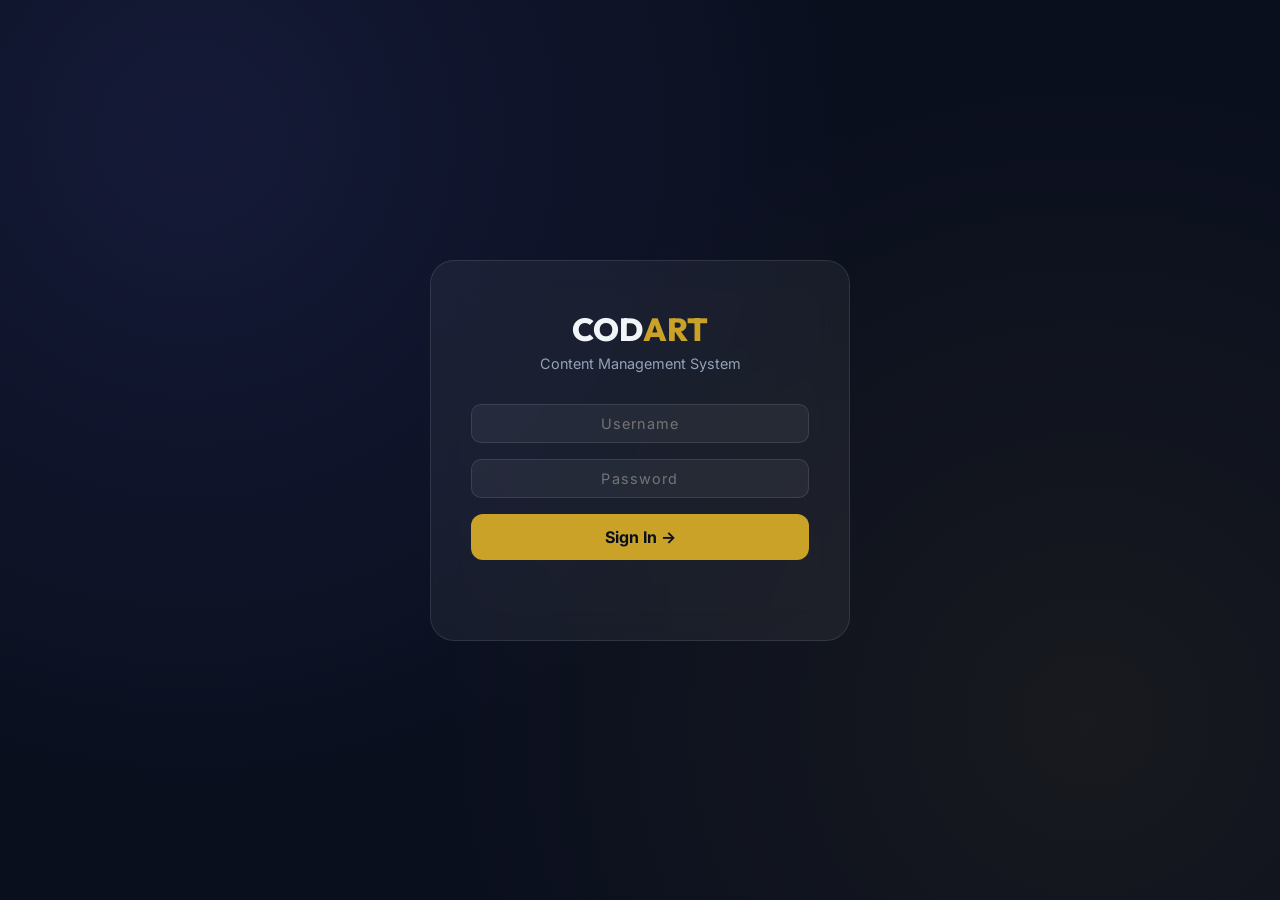
<file: admin.html>
<!DOCTYPE html>
<html lang="en">

<head>
  <meta charset="UTF-8" />
  <meta name="viewport" content="width=device-width,initial-scale=1.0" />
  <title>CODART CMS Admin</title>
  <link rel="preconnect" href="https://fonts.googleapis.com">
  <link
    href="https://fonts.googleapis.com/css2?family=Inter:wght@400;500;600;700&family=Outfit:wght@400;600;800&display=swap"
    rel="stylesheet">
  <style>
    :root {
      --bg: #0a0f1e;
      --card: rgba(255, 255, 255, 0.05);
      --border: rgba(255, 255, 255, 0.1);
      --accent: #6366f1;
      --gold: #c9a227;
      --text: #f1f5f9;
      --muted: #94a3b8;
      --danger: #ef4444;
      --success: #22c55e;
      --font-h: Outfit, sans-serif;
      --font-b: Inter, sans-serif
    }

    *,
    *::before,
    *::after {
      margin: 0;
      padding: 0;
      box-sizing: border-box
    }

    body {
      background: var(--bg);
      color: var(--text);
      font-family: var(--font-b);
      min-height: 100vh;
      background-image: radial-gradient(circle at 15% 15%, rgba(99, 102, 241, .12) 0%, transparent 50%), radial-gradient(circle at 85% 80%, rgba(201, 162, 39, .07) 0%, transparent 50%)
    }

    h1,
    h2,
    h3,
    h4 {
      font-family: var(--font-h)
    }

    input,
    textarea,
    select {
      background: rgba(255, 255, 255, .05);
      border: 1px solid var(--border);
      color: var(--text);
      border-radius: 10px;
      padding: 10px 14px;
      font-family: var(--font-b);
      font-size: .9rem;
      width: 100%;
      outline: none;
      transition: border-color .2s
    }

    input:focus,
    textarea:focus,
    select:focus {
      border-color: var(--accent)
    }

    select option {
      background: #1e293b
    }

    textarea {
      resize: vertical;
      min-height: 140px
    }

    label {
      display: block;
      font-size: .82rem;
      font-weight: 600;
      color: var(--muted);
      margin-bottom: 6px;
      letter-spacing: .04em
    }

    button {
      cursor: pointer;
      font-family: var(--font-b)
    }

    /* LOGIN */
    #loginScreen {
      display: flex;
      align-items: center;
      justify-content: center;
      min-height: 100vh;
      padding: 20px
    }

    .login-box {
      background: var(--card);
      border: 1px solid var(--border);
      border-radius: 24px;
      padding: 48px 40px;
      width: 100%;
      max-width: 420px;
      backdrop-filter: blur(16px);
      text-align: center
    }

    .login-logo {
      font-family: var(--font-h);
      font-size: 2rem;
      font-weight: 800;
      margin-bottom: 6px
    }

    .login-logo span {
      color: var(--gold)
    }

    .login-sub {
      color: var(--muted);
      font-size: .9rem;
      margin-bottom: 32px
    }

    .login-box input {
      margin-bottom: 16px;
      text-align: center;
      letter-spacing: .08em
    }

    .btn-login {
      width: 100%;
      padding: 13px;
      background: var(--gold);
      color: #0a0f1e;
      border: none;
      border-radius: 12px;
      font-weight: 700;
      font-size: 1rem;
      transition: filter .2s
    }

    .btn-login:hover {
      filter: brightness(1.1)
    }

    .login-err {
      color: var(--danger);
      font-size: .85rem;
      margin-top: 12px;
      min-height: 20px
    }

    /* ADMIN LAYOUT */
    #adminScreen {
      display: none;
      min-height: 100vh;
      flex-direction: column
    }

    .admin-bar {
      background: rgba(10, 15, 30, .9);
      backdrop-filter: blur(20px);
      border-bottom: 1px solid var(--border);
      padding: 0 32px;
      height: 64px;
      display: flex;
      align-items: center;
      justify-content: space-between;
      position: sticky;
      top: 0;
      z-index: 100
    }

    .admin-brand {
      font-family: var(--font-h);
      font-size: 1.1rem;
      font-weight: 800
    }

    .admin-brand span {
      color: var(--gold)
    }

    .admin-actions {
      display: flex;
      gap: 10px;
      align-items: center
    }

    .btn-sm {
      padding: 7px 16px;
      border-radius: 8px;
      font-size: .82rem;
      font-weight: 600;
      border: none;
      transition: all .2s
    }

    .btn-outline {
      background: transparent;
      border: 1px solid var(--border);
      color: var(--muted)
    }

    .btn-outline:hover {
      border-color: var(--accent);
      color: var(--text)
    }

    .btn-gold {
      background: var(--gold);
      color: #0a0f1e
    }

    .btn-gold:hover {
      filter: brightness(1.1)
    }

    .btn-danger {
      background: rgba(239, 68, 68, .15);
      color: var(--danger);
      border: 1px solid rgba(239, 68, 68, .3)
    }

    .btn-danger:hover {
      background: rgba(239, 68, 68, .25)
    }

    .btn-primary {
      background: var(--accent);
      color: #fff
    }

    .btn-primary:hover {
      filter: brightness(1.15)
    }

    .admin-tabs {
      display: flex;
      gap: 2px;
      padding: 24px 32px 0;
      border-bottom: 1px solid var(--border)
    }

    .tab-btn {
      padding: 10px 22px;
      background: transparent;
      border: none;
      color: var(--muted);
      font-size: .9rem;
      font-weight: 600;
      border-radius: 10px 10px 0 0;
      border: 1px solid transparent;
      border-bottom: none;
      cursor: pointer;
      transition: all .2s
    }

    .tab-btn.active {
      background: var(--card);
      color: var(--text);
      border-color: var(--border);
      border-bottom-color: var(--bg)
    }

    .admin-content {
      padding: 32px;
      flex: 1;
      max-width: 1100px;
      margin: 0 auto;
      width: 100%
    }

    .tab-panel {
      display: none
    }

    .tab-panel.active {
      display: block
    }

    .section-title {
      font-size: 1.3rem;
      font-weight: 700;
      margin-bottom: 24px;
      display: flex;
      align-items: center;
      justify-content: space-between;
      flex-wrap: wrap;
      gap: 12px
    }

    /* CARDS LIST */
    .item-list {
      display: flex;
      flex-direction: column;
      gap: 12px
    }

    .item-card {
      background: var(--card);
      border: 1px solid var(--border);
      border-radius: 14px;
      padding: 18px 20px;
      display: flex;
      align-items: flex-start;
      justify-content: space-between;
      gap: 16px;
      transition: border-color .2s
    }

    .item-card:hover {
      border-color: rgba(99, 102, 241, .3)
    }

    .item-info {
      flex: 1
    }

    .item-title {
      font-weight: 600;
      margin-bottom: 4px;
      font-size: .95rem
    }

    .item-meta {
      font-size: .8rem;
      color: var(--muted)
    }

    .item-actions {
      display: flex;
      gap: 8px;
      flex-shrink: 0
    }

    .status-badge {
      display: inline-block;
      font-size: .7rem;
      font-weight: 700;
      letter-spacing: .1em;
      text-transform: uppercase;
      padding: 2px 9px;
      border-radius: 50px
    }

    .status-live {
      background: rgba(34, 197, 94, .1);
      color: var(--success)
    }

    .status-draft {
      background: rgba(148, 163, 184, .1);
      color: var(--muted)
    }

    .status-coming {
      background: rgba(99, 102, 241, .1);
      color: #818cf8
    }

    /* MODAL */
    .modal-overlay {
      display: none;
      position: fixed;
      inset: 0;
      background: rgba(0, 0, 0, .7);
      backdrop-filter: blur(6px);
      z-index: 200;
      align-items: center;
      justify-content: center;
      padding: 20px
    }

    .modal-overlay.open {
      display: flex
    }

    .modal-box {
      background: #111827;
      border: 1px solid var(--border);
      border-radius: 20px;
      padding: 32px;
      width: 100%;
      max-width: 640px;
      max-height: 90vh;
      overflow-y: auto
    }

    .modal-header {
      display: flex;
      align-items: center;
      justify-content: space-between;
      margin-bottom: 24px
    }

    .modal-title {
      font-size: 1.15rem;
      font-weight: 700
    }

    .modal-close {
      background: none;
      border: none;
      color: var(--muted);
      font-size: 1.4rem;
      cursor: pointer;
      line-height: 1;
      transition: color .2s
    }

    .modal-close:hover {
      color: var(--text)
    }

    .form-grid {
      display: grid;
      gap: 16px
    }

    .form-row {
      display: grid;
      grid-template-columns: 1fr 1fr;
      gap: 16px
    }

    @media(max-width:600px) {
      .form-row {
        grid-template-columns: 1fr
      }
    }

    .form-group {
      display: flex;
      flex-direction: column;
      gap: 6px
    }

    .modal-footer {
      display: flex;
      justify-content: flex-end;
      gap: 10px;
      margin-top: 24px;
      padding-top: 20px;
      border-top: 1px solid var(--border)
    }

    /* TOAST */
    .toast {
      position: fixed;
      bottom: 24px;
      right: 24px;
      background: #1e293b;
      border: 1px solid var(--border);
      color: var(--text);
      padding: 12px 20px;
      border-radius: 12px;
      font-size: .9rem;
      font-weight: 500;
      z-index: 300;
      transform: translateY(20px);
      opacity: 0;
      transition: all .3s;
      max-width: 320px
    }

    .toast.show {
      transform: translateY(0);
      opacity: 1
    }

    .toast.success {
      border-color: rgba(34, 197, 94, .4)
    }

    .toast.error {
      border-color: rgba(239, 68, 68, .4)
    }

    /* MENU MANAGER */
    .menu-list {
      display: flex;
      flex-direction: column;
      gap: 8px
    }

    .menu-item {
      background: var(--card);
      border: 1px solid var(--border);
      border-radius: 12px;
      padding: 14px 18px;
      display: flex;
      align-items: center;
      gap: 14px
    }

    .menu-drag {
      color: var(--muted);
      font-size: 1.1rem;
      cursor: grab;
      user-select: none
    }

    .menu-toggle {
      position: relative;
      width: 44px;
      height: 24px;
      cursor: pointer
    }

    .menu-toggle input {
      opacity: 0;
      width: 0;
      height: 0
    }

    .menu-slider {
      position: absolute;
      inset: 0;
      background: rgba(255, 255, 255, .1);
      border-radius: 50px;
      transition: background .2s
    }

    .menu-slider::before {
      content: "";
      position: absolute;
      height: 18px;
      width: 18px;
      left: 3px;
      top: 3px;
      background: #fff;
      border-radius: 50%;
      transition: transform .2s
    }

    .menu-toggle input:checked+.menu-slider {
      background: var(--accent)
    }

    .menu-toggle input:checked+.menu-slider::before {
      transform: translateX(20px)
    }

    .menu-label {
      flex: 1;
      font-weight: 600;
      font-size: .9rem
    }

    .menu-url {
      font-size: .78rem;
      color: var(--muted)
    }

    /* EMPTY */
    .empty-box {
      text-align: center;
      padding: 60px 20px;
      color: var(--muted)
    }

    .empty-box .icon {
      font-size: 2.5rem;
      margin-bottom: 12px
    }

    .empty-box p {
      font-size: .9rem
    }
  </style>
</head>

<body>
  <!-- LOGIN -->
  <div id="loginScreen">
    <div class="login-box">
      <div class="login-logo">COD<span>ART</span></div>
      <div class="login-sub">Content Management System</div>
      <input type="text" id="unInput" placeholder="Username"
        style="margin-bottom:16px;text-align:center;letter-spacing:.08em"
        onkeydown="if(event.key==='Enter')doLogin()" />
      <input type="password" id="pwInput" placeholder="Password"
        onkeydown="if(event.key==='Enter')doLogin()" />
      <button class="btn-login" onclick="doLogin()">Sign In →</button>
      <div class="login-err" id="loginErr"></div>
    </div>
  </div>
  <!-- ADMIN -->
  <div id="adminScreen">
    <div class="admin-bar">
      <div class="admin-brand">COD<span>ART</span> CMS &nbsp;<span id="loggedUserBadge" style="font-size:.72rem;font-weight:500;color:var(--muted);background:rgba(255,255,255,.06);padding:3px 10px;border-radius:50px;border:1px solid var(--border)"></span></div>
      <div class="admin-actions">
        <button class="btn-sm btn-outline" onclick="exportData()">Export JSON</button>
        <label class="btn-sm btn-outline" style="cursor:pointer">Import JSON<input type="file" accept=".json"
            style="display:none" onchange="importData(event)" /></label>
        <button class="btn-sm btn-gold" onclick="saveAll()">💾 Save All</button>
        <button class="btn-sm btn-outline" onclick="doLogout()">Logout</button>
      </div>
    </div>
    <div class="admin-tabs">
      <button class="tab-btn active" onclick="switchTab('menu',this)">🧭 Menu</button>
      <button class="tab-btn" onclick="switchTab('blogs',this)">📝 Blogs</button>
      <button class="tab-btn" onclick="switchTab('demos',this)">🎨 Demos</button>
      <button class="tab-btn" onclick="switchTab('pages',this)">📄 Pages</button>
    </div>
    <div class="admin-content">
      <!-- MENU TAB -->
      <div class="tab-panel active" id="tab-menu">
        <div class="section-title"><span>Menu Manager</span><span
            style="font-size:.8rem;color:var(--muted);font-weight:400">Toggle links on/off. Changes apply to Blog & post
            pages.</span></div>
        <div class="menu-list" id="menuList"></div>
      </div>
      <!-- BLOGS TAB -->
      <div class="tab-panel" id="tab-blogs">
        <div class="section-title"><span>Blog Posts</span><button class="btn-sm btn-primary" onclick="openBlogModal()">+
            New Post</button></div>
        <div id="blogList" class="item-list"></div>
      </div>
      <!-- DEMOS TAB -->
      <div class="tab-panel" id="tab-demos">
        <div class="section-title"><span>Demo Cards</span><button class="btn-sm btn-primary" onclick="openDemoModal()">+
            New Demo</button></div>
        <div id="demoList" class="item-list"></div>
      </div>
      <!-- PAGES TAB -->
      <div class="tab-panel" id="tab-pages">
        <div class="section-title"><span>Pages</span><button class="btn-sm btn-primary" onclick="openPageModal()">+ New
            Page</button></div>
        <p style="font-size:.82rem;color:var(--muted);margin-top:-16px;margin-bottom:20px">Create standalone pages.
          Click <strong style="color:var(--text)">Download</strong> to get the HTML file and place it in your website
          folder.</p>
        <div id="pageList" class="item-list"></div>
      </div>
    </div>
  </div>
  <!-- BLOG MODAL -->
  <div class="modal-overlay" id="blogModal">
    <div class="modal-box">
      <div class="modal-header">
        <div class="modal-title" id="blogModalTitle">New Blog Post</div>
        <button class="modal-close" onclick="closeModal('blogModal')">×</button>
      </div>
      <div class="form-grid">
        <div class="form-group"><label>Post Title *</label><input type="text" id="b-title"
            placeholder="Enter post title" /></div>
        <div class="form-row">
          <div class="form-group"><label>Category *</label><input type="text" id="b-cat"
              placeholder="e.g. Web Development" /></div>
          <div class="form-group"><label>Date</label><input type="date" id="b-date" /></div>
        </div>
        <div class="form-group"><label>Excerpt (short summary)</label><textarea id="b-excerpt" style="min-height:80px"
            placeholder="Brief 1-2 sentence summary shown on the blog listing page..."></textarea></div>
        <div class="form-group"><label>Cover Image URL</label><input type="url" id="b-image"
            placeholder="https://..." /></div>
        <div class="form-group"><label>Emoji Icon (fallback if no image)</label><input type="text" id="b-icon"
            placeholder="e.g. 💻" style="max-width:120px" /></div>
        <div class="form-group"><label>Full Content (HTML supported)</label><textarea id="b-content"
            style="min-height:220px" placeholder="<h2>Section Title</h2>&#10;<p>Your paragraph here...</p>"></textarea>
        </div>
        <div class="form-group"><label>Status</label>
          <select id="b-status">
            <option value="true">Published</option>
            <option value="false">Draft</option>
          </select>
        </div>
      </div>
      <div class="modal-footer">
        <button class="btn-sm btn-outline" onclick="closeModal('blogModal')">Cancel</button>
        <button class="btn-sm btn-primary" onclick="saveBlogPost()">Save Post</button>
      </div>
    </div>
  </div>
  <!-- DEMO MODAL -->
  <div class="modal-overlay" id="demoModal">
    <div class="modal-box">
      <div class="modal-header">
        <div class="modal-title" id="demoModalTitle">New Demo</div>
        <button class="modal-close" onclick="closeModal('demoModal')">×</button>
      </div>
      <div class="form-grid">
        <div class="form-group"><label>Demo Name *</label><input type="text" id="d-name" placeholder="e.g. Law Firm" />
        </div>
        <div class="form-group"><label>Description *</label><textarea id="d-desc" style="min-height:80px"
            placeholder="Short description shown on the card..."></textarea></div>
        <div class="form-row">
          <div class="form-group"><label>Demo Link URL</label><input type="url" id="d-link" placeholder="https://..." />
          </div>
          <div class="form-group"><label>Emoji Icon</label><input type="text" id="d-icon" placeholder="e.g. ⚖️" /></div>
        </div>
        <div class="form-group"><label>Card Image URL (optional)</label><input type="url" id="d-image"
            placeholder="https://... (leave blank to use built-in image)" /></div>
        <div class="form-group"><label>Status</label>
          <select id="d-status">
            <option value="live">Live</option>
            <option value="coming-soon">Coming Soon</option>
          </select>
        </div>
      </div>
      <div class="modal-footer">
        <button class="btn-sm btn-outline" onclick="closeModal('demoModal')">Cancel</button>
        <button class="btn-sm btn-primary" onclick="saveDemoCard()">Save Demo</button>
      </div>
    </div>
  </div>
  <!-- PAGE MODAL -->
  <div class="modal-overlay" id="pageModal">
    <div class="modal-box">
      <div class="modal-header">
        <div class="modal-title" id="pageModalTitle">New Page</div><button class="modal-close"
          onclick="closeModal('pageModal')">×</button>
      </div>
      <div class="form-grid">
        <div class="form-group"><label>Page Title *</label><input type="text" id="pg-title"
            placeholder="e.g. About Us" /></div>
        <div class="form-row">
          <div class="form-group"><label>Filename * (becomes yourpage.html)</label><input type="text" id="pg-slug"
              placeholder="about-us" /></div>
          <div class="form-group"><label>Status</label><select id="pg-status">
              <option value="published">Published</option>
              <option value="draft">Draft</option>
            </select></div>
        </div>
        <div class="form-group"><label>Meta Description (SEO)</label><input type="text" id="pg-meta"
            placeholder="Brief description for search engines..." /></div>
        <div class="form-group"><label>Cover Image URL (optional)</label><input type="url" id="pg-image"
            placeholder="https://..." /></div>
        <div class="form-group"><label>Page Content (HTML supported)</label><textarea id="pg-content"
            style="min-height:260px"
            placeholder="&lt;h2&gt;Section Heading&lt;/h2&gt;&#10;&lt;p&gt;Your content here...&lt;/p&gt;"></textarea>
        </div>
      </div>
      <div class="modal-footer"><button class="btn-sm btn-outline"
          onclick="closeModal('pageModal')">Cancel</button><button class="btn-sm btn-primary" onclick="savePage()">Save
          Page</button></div>
    </div>
  </div>
  <div class="toast" id="toast"></div>
  <script>
    // == AUTH ==============================================================
    var USERS = {
      'oneeb':  'codart-oneeb@2026',
      'hassan': 'codart-hassan@2026',
      'anas':   'codart-anas@2026'
    };

    function doLogin() {
      var username = document.getElementById('unInput').value.trim().toLowerCase();
      var password = document.getElementById('pwInput').value;
      if (USERS[username] && USERS[username] === password) {
        document.getElementById('loginScreen').style.display = 'none';
        var a = document.getElementById('adminScreen');
        a.style.display = 'flex';
        a.style.flexDirection = 'column';
        document.getElementById('loggedUserBadge').textContent =
          String.fromCodePoint(0x1F464) + ' ' + username.charAt(0).toUpperCase() + username.slice(1);
        load(); renderAll();
      } else {
        document.getElementById('loginErr').textContent = 'Invalid username or password.';
      }
    }

    function doLogout() {
      document.getElementById('adminScreen').style.display = 'none';
      document.getElementById('loginScreen').style.display = 'flex';
      document.getElementById('unInput').value = '';
      document.getElementById('pwInput').value = '';
      document.getElementById('loginErr').textContent = '';
      document.getElementById('loggedUserBadge').textContent = '';
    }
    // ======================================================================

    const DEFAULT_MENU = [
      { id: 'home', label: 'Home', url: 'index.html#hero', visible: true },
      { id: 'about', label: 'About', url: 'index.html#about', visible: true },
      { id: 'services', label: 'Services', url: 'index.html#services', visible: true },
      { id: 'portfolio', label: 'Portfolio', url: 'index.html#portfolio', visible: true },
      { id: 'packages', label: 'Packages', url: 'index.html#pricing-preview', visible: true },
      { id: 'team', label: 'Team', url: 'index.html#team', visible: true },
      { id: 'clients', label: 'Clients', url: 'index.html#testimonials', visible: true },
      { id: 'blog', label: 'Blog', url: 'blogs.html', visible: true },
      { id: 'demos', label: 'Demos', url: 'demos.html', visible: true },
      { id: 'quote', label: 'Get a Quote', url: 'index.html#contact', visible: true }
    ];
    const DEFAULT_DEMOS = [
      { id: 1, name: 'Law Firm', description: 'High-end, trustworthy design for small business, divorce, and immigration attorneys.', link: 'https://law-firm-seven-blush.vercel.app/', status: 'live', imageClass: 'law-image', icon: '⚖️' },
      { id: 2, name: 'Beauty Salon & Spa', description: 'Elegant and serene template for premium salons, spas, and wellness centers.', link: 'https://beauty-salon-mocha-xi.vercel.app/', status: 'live', imageClass: 'beauty-image', icon: '💆' },
      { id: 3, name: 'Home Service Provider', description: 'Professional and trustworthy design for plumbers, electricians, cleaners, and handymen.', link: 'https://home-services-omega.vercel.app/', status: 'live', imageClass: 'home-service-image', icon: '🏠' },
      { id: 4, name: 'Medical Center', description: 'Clean, modern, and calming template for clinics, doctors, dentists, and healthcare providers.', link: 'https://medical-center-lake.vercel.app/', status: 'live', imageClass: 'medical-image', icon: '🏥' },
      { id: 5, name: 'Real Estate', description: 'Sophisticated property showcase template for agents, agencies, and property developers.', link: 'https://real-estate-one-sooty.vercel.app/', status: 'live', imageClass: 'real-estate-image', icon: '🏢' },
      { id: 6, name: 'Construction And Renovation', description: 'Bold and authoritative template for contractors, builders, and construction companies.', link: 'https://home-renovation-navy.vercel.app/', status: 'live', imageClass: 'construction-image', icon: '🔨' }
    ];
    const DEFAULT_BLOGS = [
      { id: 1, title: 'Why Your Business Needs a Custom Website (Not Just a Template)', category: 'Web Development', date: '2026-04-10', excerpt: 'Templates are a good starting point, but they rarely convert. Here\'s why investing in a custom-built website pays for itself within months.', image: 'https://images.unsplash.com/photo-1517694712202-14dd9538aa97?auto=format&fit=crop&q=80&w=800', icon: '💻', content: '<h2>Templates vs Custom</h2><p>A template is designed for everyone, which means it\'s optimised for no one. A custom website is built around your specific customers, your specific goals, and your specific brand voice.</p><h2>The Conversion Problem</h2><p>Studies show custom websites outperform template sites by 40-60% in conversion rate.</p>', published: true },
      { id: 2, title: '5 Logo Design Mistakes That Are Killing Your Brand', category: 'Branding', date: '2026-03-28', excerpt: 'A bad logo does more damage than no logo at all. We break down the five most common logo mistakes and how to fix them.', image: 'https://images.unsplash.com/photo-1558655146-9f40138edfeb?auto=format&fit=crop&q=80&w=800', icon: '✦', content: '<h2>Your Logo Is Your First Impression</h2><p>Before a customer reads a single word, they\'ve already formed an opinion based on your logo.</p><h2>Mistake 1: Too Many Colours</h2><p>A strong logo typically uses 1-3 colours maximum.</p>', published: true },
      { id: 3, title: 'How We Built a Bilingual Restaurant Website for Japan', category: 'Case Study', date: '2026-03-05', excerpt: 'Behind the scenes of building Siddique JP — a multilingual WordPress site for a Japanese restaurant.', image: 'https://images.unsplash.com/photo-1414235077428-338989a2e8c0?auto=format&fit=crop&q=80&w=800', icon: '🌐', content: '<h2>The Brief</h2><p>Siddique JP is a halal Japanese-Pakistani fusion restaurant in Tokyo needing a bilingual website.</p><h2>The Result</h2><p>Within 3 months of launch, online reservations increased by 35%.</p>', published: true }
    ];
    const DEFAULT_PAGES = [];

    let menuData, blogsData, demosData, pagesData, editBlogId = null, editDemoId = null, editPageId = null;

    function load() {
      menuData = JSON.parse(localStorage.getItem('codart_menu') || 'null') || JSON.parse(JSON.stringify(DEFAULT_MENU));
      blogsData = JSON.parse(localStorage.getItem('codart_blogs') || 'null') || JSON.parse(JSON.stringify(DEFAULT_BLOGS));
      demosData = JSON.parse(localStorage.getItem('codart_demos') || 'null') || JSON.parse(JSON.stringify(DEFAULT_DEMOS));
      pagesData = JSON.parse(localStorage.getItem('codart_pages') || 'null') || JSON.parse(JSON.stringify(DEFAULT_PAGES));
    }

    // doLogin and doLogout are defined at the top of the script block

    function switchTab(name, btn) {
      document.querySelectorAll('.tab-panel').forEach(p => p.classList.remove('active'));
      document.querySelectorAll('.tab-btn').forEach(b => b.classList.remove('active'));
      document.getElementById('tab-' + name).classList.add('active');
      btn.classList.add('active');
    }

    function renderAll() { renderMenu(); renderBlogs(); renderDemos(); renderPages(); }

    function renderMenu() {
      const list = document.getElementById('menuList');
      list.innerHTML = menuData.map(item => `
    <div class="menu-item">
      <span class="menu-drag">⠿</span>
      <label class="menu-toggle"><input type="checkbox" ${item.visible ? 'checked' : ''} onchange="toggleMenu('${item.id}',this.checked)"/><span class="menu-slider"></span></label>
      <div style="flex:1"><div class="menu-label">${item.label}</div><div class="menu-url">${item.url}</div></div>
    </div>`).join('');
    }

    function toggleMenu(id, val) {
      const item = menuData.find(m => m.id === id);
      if (item) item.visible = val;
    }

    function renderBlogs() {
      const list = document.getElementById('blogList');
      if (!blogsData.length) { list.innerHTML = '<div class="empty-box"><div class="icon">📝</div><p>No blog posts yet. Click "New Post" to add one.</p></div>'; return; }
      list.innerHTML = blogsData.map(p => `
    <div class="item-card">
      <div class="item-info">
        <div class="item-title">${p.title}</div>
        <div class="item-meta">${p.category} · ${p.date} &nbsp;<span class="status-badge ${p.published ? 'status-live' : 'status-draft'}">${p.published ? 'Published' : 'Draft'}</span></div>
      </div>
      <div class="item-actions">
        <button class="btn-sm btn-outline" onclick="editBlog(${p.id})">Edit</button>
        <button class="btn-sm btn-danger" onclick="deleteBlog(${p.id})">Delete</button>
      </div>
    </div>`).join('');
    }

    function renderDemos() {
      const list = document.getElementById('demoList');
      if (!demosData.length) { list.innerHTML = '<div class="empty-box"><div class="icon">🎨</div><p>No demos yet. Click "New Demo" to add one.</p></div>'; return; }
      list.innerHTML = demosData.map(d => `
    <div class="item-card">
      <div class="item-info">
        <div class="item-title">${d.icon || ''} ${d.name}</div>
        <div class="item-meta">${d.link || 'No link'} &nbsp;<span class="status-badge ${d.status === 'live' ? 'status-live' : 'status-coming'}">${d.status === 'live' ? 'Live' : 'Coming Soon'}</span></div>
      </div>
      <div class="item-actions">
        <button class="btn-sm btn-outline" onclick="editDemo(${d.id})">Edit</button>
        <button class="btn-sm btn-danger" onclick="deleteDemo(${d.id})">Delete</button>
      </div>
    </div>`).join('');
    }

    // PAGES
    function renderPages() {
      const list = document.getElementById('pageList');
      if (!pagesData.length) { list.innerHTML = '<div class="empty-box"><div class="icon">📄</div><p>No pages yet. Click "+ New Page" to create one.</p></div>'; return; }
      list.innerHTML = pagesData.map(p => `
    <div class="item-card">
      <div class="item-info">
        <div class="item-title">${p.title}</div>
        <div class="item-meta">${p.slug}.html &nbsp;<span class="status-badge ${p.status === 'published' ? 'status-live' : 'status-draft'}">${p.status === 'published' ? 'Published' : 'Draft'}</span></div>
      </div>
      <div class="item-actions">
        <button class="btn-sm btn-outline" onclick="downloadPage(${p.id})">↓ Download</button>
        <button class="btn-sm btn-outline" onclick="editPage(${p.id})">Edit</button>
        <button class="btn-sm btn-danger" onclick="deletePage(${p.id})">Delete</button>
      </div>
    </div>`).join('');
    }

    // BLOG MODAL
    function openBlogModal(id) {
      editBlogId = id || null;
      const p = id ? blogsData.find(b => b.id === id) : null;
      document.getElementById('blogModalTitle').textContent = p ? 'Edit Blog Post' : 'New Blog Post';
      document.getElementById('b-title').value = p ? p.title : '';
      document.getElementById('b-cat').value = p ? p.category : '';
      document.getElementById('b-date').value = p ? p.date : new Date().toISOString().split('T')[0];
      document.getElementById('b-excerpt').value = p ? p.excerpt : '';
      document.getElementById('b-image').value = p ? p.image || '' : '';
      document.getElementById('b-icon').value = p ? p.icon || '' : '';
      document.getElementById('b-content').value = p ? p.content || '' : '';
      document.getElementById('b-status').value = p ? (p.published ? 'true' : 'false') : 'true';
      document.getElementById('blogModal').classList.add('open');
    }
    function editBlog(id) { openBlogModal(id); }
    function deleteBlog(id) { if (confirm('Delete this blog post?')) { blogsData = blogsData.filter(b => b.id !== id); renderBlogs(); showToast('Post deleted', 'success'); } }
    function saveBlogPost() {
      const title = document.getElementById('b-title').value.trim();
      const cat = document.getElementById('b-cat').value.trim();
      if (!title || !cat) { showToast('Title and Category are required', 'error'); return; }
      const data = { id: editBlogId || Date.now(), title, category: cat, date: document.getElementById('b-date').value, excerpt: document.getElementById('b-excerpt').value.trim(), image: document.getElementById('b-image').value.trim(), icon: document.getElementById('b-icon').value.trim(), content: document.getElementById('b-content').value, published: document.getElementById('b-status').value === 'true' };
      if (editBlogId) { const i = blogsData.findIndex(b => b.id === editBlogId); if (i > -1) blogsData[i] = data; }
      else blogsData.unshift(data);
      closeModal('blogModal'); renderBlogs(); showToast('Post saved!', 'success');
    }

    // DEMO MODAL
    function openDemoModal(id) {
      editDemoId = id || null;
      const d = id ? demosData.find(x => x.id === id) : null;
      document.getElementById('demoModalTitle').textContent = d ? 'Edit Demo' : 'New Demo';
      document.getElementById('d-name').value = d ? d.name : '';
      document.getElementById('d-desc').value = d ? d.description : '';
      document.getElementById('d-link').value = d ? d.link || '' : '';
      document.getElementById('d-icon').value = d ? d.icon || '' : '';
      document.getElementById('d-image').value = d ? d.image || '' : '';
      document.getElementById('d-status').value = d ? d.status : 'live';
      document.getElementById('demoModal').classList.add('open');
    }
    function editDemo(id) { openDemoModal(id); }
    function deleteDemo(id) { if (confirm('Delete this demo?')) { demosData = demosData.filter(d => d.id !== id); renderDemos(); showToast('Demo deleted', 'success'); } }
    function saveDemoCard() {
      const name = document.getElementById('d-name').value.trim();
      const desc = document.getElementById('d-desc').value.trim();
      if (!name || !desc) { showToast('Name and Description are required', 'error'); return; }
      const data = { id: editDemoId || Date.now(), name, description: desc, link: document.getElementById('d-link').value.trim(), icon: document.getElementById('d-icon').value.trim(), image: document.getElementById('d-image').value.trim(), status: document.getElementById('d-status').value };
      if (editDemoId) { const i = demosData.findIndex(d => d.id === editDemoId); if (i > -1) demosData[i] = data; }
      else demosData.unshift(data);
      closeModal('demoModal'); renderDemos(); showToast('Demo saved!', 'success');
    }

    // PAGE MODAL
    function openPageModal(id) {
      editPageId = id || null;
      const p = id ? pagesData.find(x => x.id === id) : null;
      document.getElementById('pageModalTitle').textContent = p ? 'Edit Page' : 'New Page';
      document.getElementById('pg-title').value = p ? p.title : '';
      document.getElementById('pg-slug').value = p ? p.slug : '';
      document.getElementById('pg-meta').value = p ? p.metaDesc || '' : '';
      document.getElementById('pg-image').value = p ? p.image || '' : '';
      document.getElementById('pg-content').value = p ? p.content || '' : '';
      document.getElementById('pg-status').value = p ? p.status : 'published';
      document.getElementById('pageModal').classList.add('open');
    }
    function editPage(id) { openPageModal(id); }
    function deletePage(id) { if (confirm('Delete this page?')) { pagesData = pagesData.filter(p => p.id !== id); renderPages(); showToast('Page deleted', 'success'); } }
    function savePage() {
      const title = document.getElementById('pg-title').value.trim();
      let slug = document.getElementById('pg-slug').value.trim();
      if (!title) { showToast('Title is required', 'error'); return; }
      if (!slug) slug = title.toLowerCase().replace(/[^a-z0-9]+/g, '-').replace(/^-|-$/g, '');
      slug = slug.replace(/\.html$/, '');
      const data = { id: editPageId || Date.now(), title, slug, metaDesc: document.getElementById('pg-meta').value.trim(), image: document.getElementById('pg-image').value.trim(), content: document.getElementById('pg-content').value, status: document.getElementById('pg-status').value };
      if (editPageId) { const i = pagesData.findIndex(p => p.id === editPageId); if (i > -1) pagesData[i] = data; }
      else pagesData.unshift(data);
      closeModal('pageModal'); renderPages(); showToast('Page saved! Click Download to get the HTML file.', 'success');
    }
    function downloadPage(id) {
      const p = pagesData.find(x => x.id === id);
      if (!p) return;
      const coverHtml = p.image ? '<img style="width:100%;height:360px;object-fit:cover;border-radius:20px;margin-bottom:40px;border:1px solid rgba(255,255,255,.08)" src="' + p.image + '" alt="' + p.title + '"/>' : '';
      const metaTag = p.metaDesc ? '<meta name="description" content="' + p.metaDesc + '"/>' : '';
      const css = ':root{--bg:#0a0f1e;--gold:#c9a227;--text:#f1f5f9;--muted:#94a3b8;--font-h:Outfit,sans-serif;--font-b:Inter,sans-serif}*,*::before,*::after{margin:0;padding:0;box-sizing:border-box}html{scroll-behavior:smooth}body{background:var(--bg);color:var(--text);font-family:var(--font-b);min-height:100vh}.top-bar{position:sticky;top:0;z-index:100;background:rgba(10,15,30,.9);backdrop-filter:blur(20px);border-bottom:1px solid rgba(255,255,255,.06);padding:0 40px;height:64px;display:flex;align-items:center;justify-content:space-between}.top-bar-brand{font-family:var(--font-h);font-size:1.2rem;font-weight:800;color:var(--text);text-decoration:none}.top-bar-brand span{color:var(--gold)}.back-link{font-size:.85rem;font-weight:500;color:var(--muted);text-decoration:none;padding:7px 16px;border:1px solid rgba(255,255,255,.1);border-radius:50px}.page-wrap{max-width:900px;margin:0 auto;padding:60px 32px 100px}.page-title{font-family:var(--font-h);font-size:clamp(2rem,5vw,3.2rem);font-weight:800;line-height:1.15;letter-spacing:-.03em;margin-bottom:32px}.page-content{line-height:1.85;font-size:1.05rem;color:#cbd5e1}.page-content h2{font-family:var(--font-h);font-size:1.7rem;font-weight:700;color:var(--text);margin:40px 0 16px}.page-content h3{font-family:var(--font-h);font-size:1.3rem;color:var(--text);margin:32px 0 12px}.page-content p{margin-bottom:20px}.page-content ul,.page-content ol{padding-left:28px;margin-bottom:20px}.page-content li{margin-bottom:8px}.page-content strong{color:var(--text)}.page-content a{color:var(--gold)}.page-footer{text-align:center;padding:32px;color:var(--muted);font-size:.85rem;border-top:1px solid rgba(255,255,255,.06)}.page-footer a{color:var(--gold);text-decoration:none}@media(max-width:768px){.page-wrap{padding:40px 20px 80px}.top-bar{padding:0 20px}}';
      const fonts = '<link rel="preconnect" href="https://fonts.googleapis.com"><link href="https://fonts.googleapis.com/css2?family=Inter:wght@400;500;600;700&family=Outfit:wght@400;600;800&display=swap" rel="stylesheet">';
      const html = '<!DOCTYPE html><html lang="en"><head><meta charset="UTF-8"/><meta name="viewport" content="width=device-width,initial-scale=1.0"/><title>' + p.title + ' | CODART</title>' + metaTag + fonts + '<style>' + css + '</style></head><body>'
        + '<div class="top-bar"><a href="index.html" class="top-bar-brand">COD<span>ART</span> &trade;</a><a href="index.html" class="back-link">&larr; Home</a></div>'
        + '<main class="page-wrap">' + coverHtml + '<h1 class="page-title">' + p.title + '</h1><div class="page-content">' + (p.content || '') + '</div></main>'
        + '<footer class="page-footer"><p>&copy; ' + new Date().getFullYear() + ' <a href="index.html">CODART Digital Studio</a></p></footer>'
        + '</body></html>';
      const blob = new Blob([html], { type: 'text/html' });
      const a = document.createElement('a'); a.href = URL.createObjectURL(blob); a.download = p.slug + '.html'; a.click();
      showToast('Downloaded: ' + p.slug + '.html - Place in your website folder.', 'success');
    }

    function closeModal(id) { document.getElementById(id).classList.remove('open'); }

    function saveAll() {
      localStorage.setItem('codart_menu', JSON.stringify(menuData));
      localStorage.setItem('codart_blogs', JSON.stringify(blogsData));
      localStorage.setItem('codart_demos', JSON.stringify(demosData));
      localStorage.setItem('codart_pages', JSON.stringify(pagesData));
      showToast('All changes saved! Pages updated.', 'success');
    }

    function exportData() {
      const data = { menu: menuData, blogs: blogsData, demos: demosData, pages: pagesData };
      const blob = new Blob([JSON.stringify(data, null, 2)], { type: 'application/json' });
      const a = document.createElement('a'); a.href = URL.createObjectURL(blob); a.download = 'codart-cms-data.json'; a.click();
    }
    function importData(e) {
      const file = e.target.files[0]; if (!file) return;
      const reader = new FileReader();
      reader.onload = ev => {
        try {
          const d = JSON.parse(ev.target.result);
          if (d.menu) menuData = d.menu;
          if (d.blogs) blogsData = d.blogs;
          if (d.demos) demosData = d.demos;
          if (d.pages) pagesData = d.pages;
          renderAll(); showToast('Data imported successfully!', 'success');
        } catch (err) { showToast('Invalid JSON file', 'error'); }
      };
      reader.readAsText(file);
    }

    let toastTimer;
    function showToast(msg, type = 'success') {
      const t = document.getElementById('toast');
      t.textContent = msg; t.className = 'toast ' + type;
      clearTimeout(toastTimer);
      requestAnimationFrame(() => requestAnimationFrame(() => t.classList.add('show')));
      toastTimer = setTimeout(() => t.classList.remove('show'), 3200);
    }

    // Expose login/logout globally so inline onclick attributes can always find them
    window.doLogin  = doLogin;
    window.doLogout = doLogout;
    window.switchTab = switchTab;

    // Script is at bottom of <body> so DOM is already ready — no DOMContentLoaded needed
    // Login button & Enter key
    document.getElementById('loginBtn').addEventListener('click', doLogin);
    document.getElementById('unInput').addEventListener('keydown', e => { if (e.key === 'Enter') doLogin(); });
    document.getElementById('pwInput').addEventListener('keydown', e => { if (e.key === 'Enter') doLogin(); });

    // Modal close on backdrop click
    document.getElementById('blogModal').addEventListener('click', e => { if (e.target === document.getElementById('blogModal')) closeModal('blogModal'); });
    document.getElementById('demoModal').addEventListener('click', e => { if (e.target === document.getElementById('demoModal')) closeModal('demoModal'); });
    document.getElementById('pageModal').addEventListener('click', e => { if (e.target === document.getElementById('pageModal')) closeModal('pageModal'); });

    // Escape key closes modals
    document.addEventListener('keydown', e => { if (e.key === 'Escape') { ['blogModal', 'demoModal', 'pageModal'].forEach(id => document.getElementById(id).classList.remove('open')); } });

    // Auto-generate slug from page title
    document.getElementById('pg-title').addEventListener('input', function () { if (!editPageId) document.getElementById('pg-slug').value = this.value.toLowerCase().replace(/[^a-z0-9]+/g, '-').replace(/^-|-$/g, ''); });
  </script>
</body>

</html>
</file>
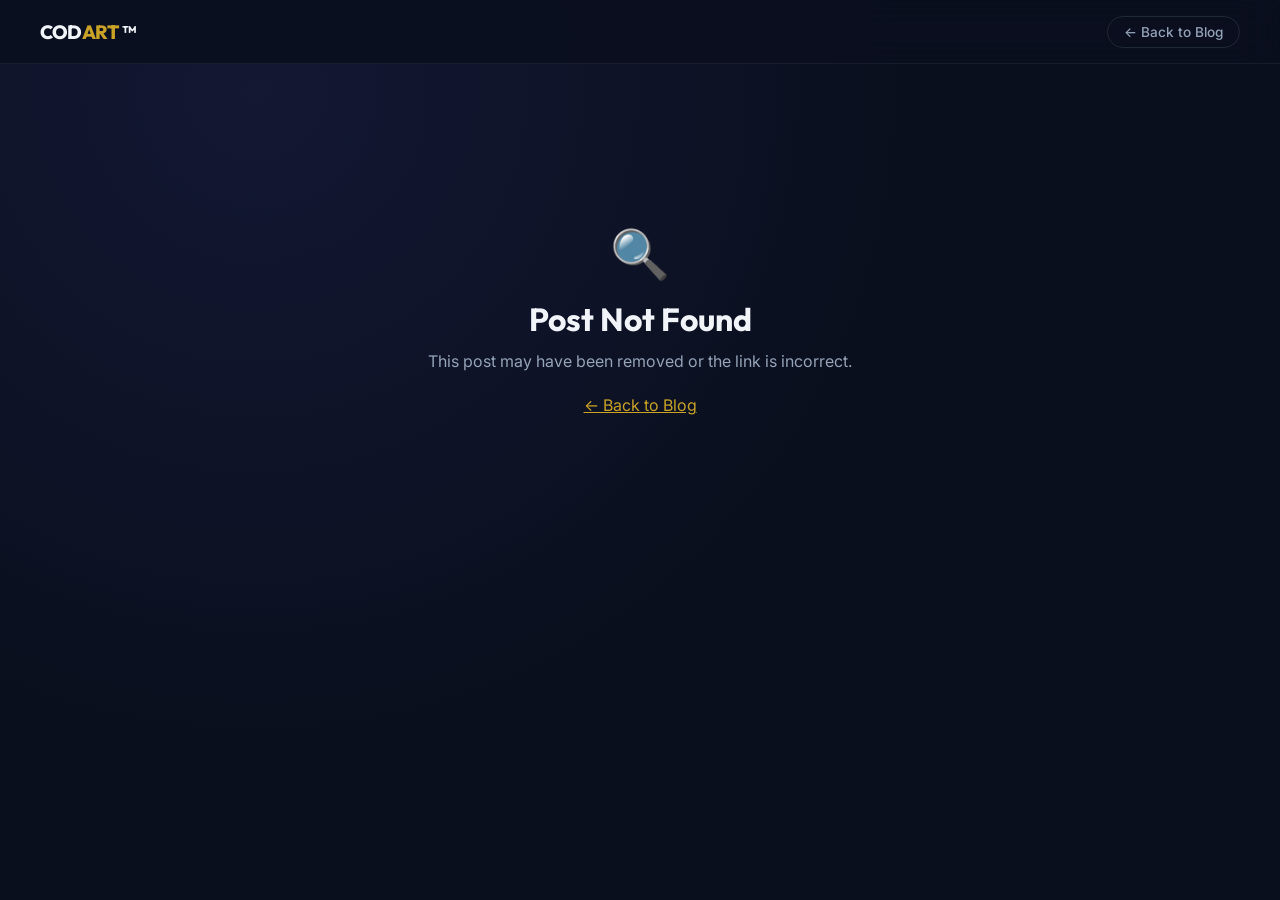
<file: blog-post.html>
<!DOCTYPE html>
<html lang="en">

<head>
  <meta charset="UTF-8" />
  <meta name="viewport" content="width=device-width, initial-scale=1.0" />
  <title>Blog Post | CODART</title>
  <meta name="description" content="Read the full article on the CODART blog." />
  <link rel="preconnect" href="https://fonts.googleapis.com">
  <link rel="preconnect" href="https://fonts.gstatic.com" crossorigin>
  <link href="https://fonts.googleapis.com/css2?family=Inter:wght@400;500;600;700&family=Outfit:wght@400;600;800&display=swap" rel="stylesheet">
  <link rel="icon" href="data:image/svg+xml,<svg xmlns=%22http://www.w3.org/2000/svg%22 viewBox=%220 0 100 100%22><text y=%22.9em%22 font-size=%2290%22>✦</text></svg>" />
  <style>
    :root {
      --bg: #0a0f1e;
      --card-bg: rgba(255,255,255,0.04);
      --card-border: rgba(255,255,255,0.08);
      --accent: #6366f1;
      --gold: #c9a227;
      --text: #f1f5f9;
      --text-muted: #94a3b8;
      --font-head: 'Outfit', sans-serif;
      --font-body: 'Inter', sans-serif;
    }
    *, *::before, *::after { margin:0; padding:0; box-sizing:border-box; }
    html { scroll-behavior: smooth; }
    body {
      background: var(--bg);
      color: var(--text);
      font-family: var(--font-body);
      min-height: 100vh;
      background-image: radial-gradient(circle at 20% 10%, rgba(99,102,241,0.1) 0%, transparent 50%);
    }

    /* ── Top Bar ── */
    .top-bar {
      position: sticky; top:0; z-index:100;
      background: rgba(10,15,30,0.9);
      backdrop-filter: blur(20px);
      border-bottom: 1px solid rgba(255,255,255,0.06);
      padding: 0 40px; height: 64px;
      display: flex; align-items: center; justify-content: space-between;
    }
    .top-bar-brand { font-family: var(--font-head); font-size:1.2rem; font-weight:800; color:var(--text); text-decoration:none; letter-spacing:-0.02em; }
    .top-bar-brand span { color: var(--gold); }
    .back-link {
      display: inline-flex; align-items: center; gap: 6px;
      font-size: 0.85rem; font-weight: 500;
      color: var(--text-muted); text-decoration: none;
      padding: 7px 16px; border: 1px solid rgba(255,255,255,0.1);
      border-radius: 50px; transition: all 0.2s ease;
    }
    .back-link:hover { color: var(--text); border-color: rgba(255,255,255,0.25); background: rgba(255,255,255,0.04); }

    /* ── Layout ── */
    .post-container {
      max-width: 820px; margin: 0 auto;
      padding: 60px 32px 100px;
    }

    /* ── Cover Image ── */
    .post-cover {
      width: 100%; height: 420px;
      object-fit: cover; border-radius: 20px;
      margin-bottom: 48px;
      border: 1px solid var(--card-border);
    }
    .post-cover-placeholder {
      width: 100%; height: 420px;
      border-radius: 20px; margin-bottom: 48px;
      display: flex; align-items: center; justify-content: center;
      font-size: 5rem;
      background: linear-gradient(135deg, rgba(99,102,241,0.1), rgba(201,162,39,0.05));
      border: 1px solid var(--card-border);
    }

    /* ── Meta ── */
    .post-meta {
      display: flex; align-items: center; gap: 12px;
      flex-wrap: wrap; margin-bottom: 20px;
    }
    .post-category {
      font-size: 0.75rem; font-weight: 700; letter-spacing: 0.12em;
      text-transform: uppercase; color: var(--accent);
      background: rgba(99,102,241,0.12); padding: 4px 12px; border-radius: 50px;
    }
    .post-date { font-size: 0.85rem; color: var(--text-muted); }
    .post-author { font-size: 0.85rem; color: var(--text-muted); }
    .meta-sep { color: rgba(255,255,255,0.2); }

    /* ── Title ── */
    .post-title {
      font-family: var(--font-head);
      font-size: clamp(2rem, 5vw, 3rem);
      font-weight: 800; line-height: 1.15;
      letter-spacing: -0.03em;
      margin-bottom: 24px;
    }
    .post-excerpt {
      font-size: 1.15rem; color: var(--text-muted);
      line-height: 1.75; margin-bottom: 40px;
      padding-bottom: 40px;
      border-bottom: 1px solid rgba(255,255,255,0.08);
    }

    /* ── Content ── */
    .post-content { line-height: 1.85; font-size: 1.05rem; color: #cbd5e1; }
    .post-content h2 {
      font-family: var(--font-head);
      font-size: 1.7rem; font-weight: 700;
      color: var(--text); margin: 40px 0 16px;
      letter-spacing: -0.02em;
    }
    .post-content h3 {
      font-family: var(--font-head);
      font-size: 1.3rem; font-weight: 600;
      color: var(--text); margin: 32px 0 12px;
    }
    .post-content p { margin-bottom: 20px; }
    .post-content ul, .post-content ol {
      padding-left: 28px; margin-bottom: 20px;
    }
    .post-content li { margin-bottom: 8px; }
    .post-content strong { color: var(--text); font-weight: 600; }
    .post-content a { color: var(--gold); text-decoration: underline; }
    .post-content blockquote {
      border-left: 3px solid var(--gold);
      padding: 16px 24px; margin: 28px 0;
      background: rgba(201,162,39,0.06);
      border-radius: 0 12px 12px 0;
      font-style: italic; color: var(--text-muted);
    }
    .post-content img { max-width: 100%; border-radius: 12px; margin: 20px 0; }
    .post-content code {
      background: rgba(99,102,241,0.15); padding: 2px 8px;
      border-radius: 4px; font-size: 0.9em; color: #a5b4fc;
    }
    .post-content pre {
      background: rgba(0,0,0,0.4); border: 1px solid rgba(255,255,255,0.08);
      border-radius: 12px; padding: 20px; overflow-x: auto;
      margin: 20px 0;
    }
    .post-content pre code { background: none; padding: 0; }

    /* ── Back CTA ── */
    .post-back-cta {
      margin-top: 60px; padding-top: 40px;
      border-top: 1px solid rgba(255,255,255,0.08);
      display: flex; align-items: center; justify-content: space-between;
      flex-wrap: wrap; gap: 16px;
    }
    .post-back-cta .back-btn {
      display: inline-flex; align-items: center; gap: 8px;
      padding: 10px 24px; border-radius: 50px;
      border: 1px solid rgba(255,255,255,0.15);
      color: var(--text-muted); text-decoration: none;
      font-size: 0.9rem; font-weight: 500;
      transition: all 0.2s ease;
    }
    .post-back-cta .back-btn:hover { color: var(--text); border-color: rgba(255,255,255,0.3); }
    .post-back-cta .cta-btn {
      display: inline-flex; align-items: center; gap: 8px;
      padding: 11px 28px; border-radius: 50px;
      background: var(--gold); color: #0a0f1e;
      font-size: 0.9rem; font-weight: 700;
      text-decoration: none; transition: filter 0.2s ease;
    }
    .post-back-cta .cta-btn:hover { filter: brightness(1.1); }

    /* ── Not found ── */
    .not-found {
      text-align: center; padding: 100px 20px;
      color: var(--text-muted);
    }
    .not-found h2 { font-family: var(--font-head); font-size: 2rem; color: var(--text); margin-bottom: 12px; }

    @media (max-width: 768px) {
      .post-container { padding: 40px 20px 80px; }
      .post-cover, .post-cover-placeholder { height: 240px; }
      .top-bar { padding: 0 20px; }
    }
  </style>
</head>

<body>

  <div class="top-bar">
    <a href="index.html" class="top-bar-brand">COD<span>ART</span> ™</a>
    <a href="blogs.html" class="back-link">← Back to Blog</a>
  </div>

  <main class="post-container" id="postContainer">
    <div class="not-found">
      <div style="font-size:3rem;margin-bottom:16px;">⏳</div>
      <h2>Loading post…</h2>
    </div>
  </main>

  <script>
    const DEFAULT_POSTS = [
      {
        id: 1,
        title: "Why Your Business Needs a Custom Website (Not Just a Template)",
        slug: "custom-website-vs-template",
        category: "Web Development",
        date: "2026-04-10",
        excerpt: "Templates are a good starting point, but they rarely convert. Here's why investing in a custom-built website pays for itself within months.",
        image: "https://images.unsplash.com/photo-1517694712202-14dd9538aa97?auto=format&fit=crop&q=80&w=800",
        icon: "💻",
        content: `<h2>Templates vs Custom: The Real Difference</h2>
<p>When starting out, many businesses reach for a pre-made template. It's fast, cheap, and often looks good enough. But "good enough" is the problem.</p>
<p>A template is designed for everyone — which means it's optimised for no one. A custom website is built around your specific customers, your specific goals, and your specific brand voice.</p>
<h2>The Conversion Problem</h2>
<p>Studies consistently show that custom-designed websites outperform template sites by 40-60% in conversion rate. Why? Because every element — the CTA placement, the colour psychology, the content flow — is intentionally crafted to guide a visitor toward becoming a client.</p>
<h2>What We Do Differently at CODART</h2>
<p>We don't apply a template and change the logo. We start from your goals, your audience, and your brand, then build something that actually works for your business.</p>`,
        published: true
      },
      {
        id: 2,
        title: "5 Logo Design Mistakes That Are Killing Your Brand",
        slug: "logo-design-mistakes",
        category: "Branding",
        date: "2026-03-28",
        excerpt: "A bad logo does more damage than no logo at all. We break down the five most common logo mistakes and how to fix them.",
        image: "https://images.unsplash.com/photo-1558655146-9f40138edfeb?auto=format&fit=crop&q=80&w=800",
        icon: "✦",
        content: `<h2>Your Logo Is Your First Impression</h2>
<p>Before a customer reads a single word about your business, they've already formed an opinion based on your logo. This visual judgment happens in milliseconds — and it's nearly impossible to override.</p>
<h2>Mistake 1: Using Too Many Colours</h2>
<p>A strong logo typically uses 1-3 colours maximum. More than that creates visual noise and becomes a nightmare to reproduce on merchandise, embroidery, and single-colour backgrounds.</p>
<h2>Mistake 2: Following Trends Instead of Identity</h2>
<p>Gradient logos were everywhere in 2020. Flat logos in 2018. Chasing design trends means your logo will look dated within two years. Build for timelessness, not trends.</p>
<h2>Mistake 3: Scaling Issues</h2>
<p>Your logo must work at every size — from a business card thumbnail to a billboard. Always design and test at multiple scales before finalising.</p>
<h2>Mistake 4: Illegible Typography</h2>
<p>Script fonts look beautiful in presentations. They're often unreadable at small sizes, on noisy backgrounds, or when embroidered on a shirt. Choose fonts that are distinctive AND legible.</p>
<h2>Mistake 5: Designing for Yourself, Not Your Audience</h2>
<p>Your personal taste doesn't matter as much as your customer's perception. A luxury law firm and a kids' toy brand need completely different visual languages, regardless of what the owner personally likes.</p>`,
        published: true
      },
      {
        id: 3,
        title: "How We Built a Bilingual Restaurant Website for Japan",
        slug: "siddique-jp-restaurant-case-study",
        category: "Case Study",
        date: "2026-03-05",
        excerpt: "Behind the scenes of building Siddique JP — a multilingual WordPress site for a Japanese restaurant that needed to attract both local and international diners.",
        image: "https://images.unsplash.com/photo-1414235077428-338989a2e8c0?auto=format&fit=crop&q=80&w=800",
        icon: "🌐",
        content: `<h2>The Brief</h2>
<p>Siddique JP is a halal Japanese-Pakistani fusion restaurant based in Tokyo. They needed a website that could serve two audiences simultaneously: Japanese-speaking locals and English-speaking expats and tourists.</p>
<h2>The Challenge</h2>
<p>Building a bilingual WordPress site is technically straightforward with the right plugins. The real challenge was maintaining brand consistency and visual hierarchy across both languages, since Japanese and English text wrap and flow very differently.</p>
<h2>Our Approach</h2>
<p>We used WPML for language switching and built a completely custom theme from scratch — no off-the-shelf templates. Every section was designed to work in both languages simultaneously, tested at multiple viewport sizes.</p>
<h2>The Result</h2>
<p>Within 3 months of launch, the restaurant reported a 35% increase in online reservations. The bilingual menu and booking system removed friction for non-Japanese speakers and significantly expanded their customer base.</p>`,
        published: true
      }
    ];

    function loadPosts() {
      try {
        const stored = localStorage.getItem('codart_blogs');
        return stored ? JSON.parse(stored) : DEFAULT_POSTS;
      } catch(e) { return DEFAULT_POSTS; }
    }

    function formatDate(d) {
      try { return new Date(d).toLocaleDateString('en-US', { year:'numeric', month:'long', day:'numeric' }); }
      catch(e) { return d; }
    }

    function render() {
      const params = new URLSearchParams(window.location.search);
      const id = parseInt(params.get('id'));
      const posts = loadPosts();
      const post = posts.find(p => p.id === id);
      const container = document.getElementById('postContainer');

      if (!post) {
        container.innerHTML = `<div class="not-found">
          <div style="font-size:3rem;margin-bottom:16px;">🔍</div>
          <h2>Post Not Found</h2>
          <p>This post may have been removed or the link is incorrect.</p>
          <a href="blogs.html" style="display:inline-block;margin-top:24px;color:var(--gold);">← Back to Blog</a>
        </div>`;
        return;
      }

      // Update page title & meta
      document.title = `${post.title} | CODART Blog`;

      const coverHtml = post.image
        ? `<img class="post-cover" src="${post.image}" alt="${post.title}" onerror="this.outerHTML='<div class=\\'post-cover-placeholder\\'>${post.icon||'📝'}</div>'" />`
        : `<div class="post-cover-placeholder">${post.icon||'📝'}</div>`;

      container.innerHTML = `
        ${coverHtml}
        <div class="post-meta">
          <span class="post-category">${post.category}</span>
          <span class="meta-sep">·</span>
          <span class="post-date">${formatDate(post.date)}</span>
          <span class="meta-sep">·</span>
          <span class="post-author">by CODART</span>
        </div>
        <h1 class="post-title">${post.title}</h1>
        <p class="post-excerpt">${post.excerpt}</p>
        <div class="post-content">${post.content || '<p>Content coming soon.</p>'}</div>
        <div class="post-back-cta">
          <a href="blogs.html" class="back-btn">← Back to Blog</a>
          <a href="index.html#contact" class="cta-btn">Work With Us ✦</a>
        </div>
      `;
    }

    render();
  </script>

</body>
</html>
</file>
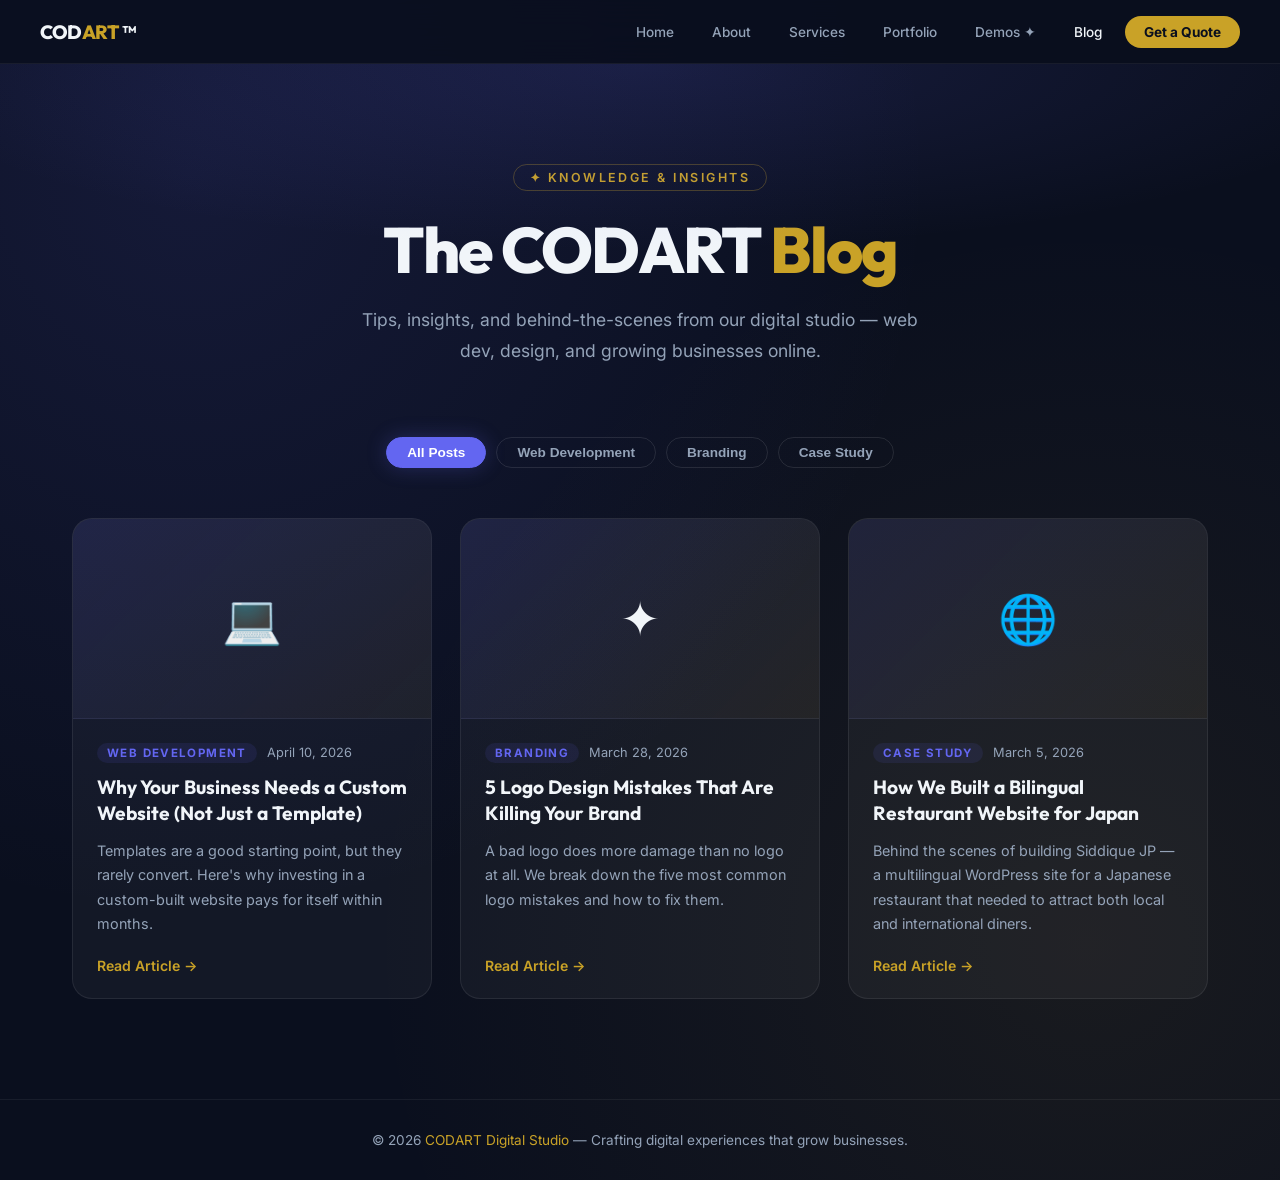
<file: blogs.html>
<!DOCTYPE html>
<html lang="en">

<head>
  <meta charset="UTF-8" />
  <meta name="viewport" content="width=device-width, initial-scale=1.0" />
  <title>Blog | CODART Freelance Digital Studio</title>
  <meta name="description" content="Read the latest articles, tips, and insights from CODART — covering web development, graphic design, branding, and digital business growth." />
  <link rel="preconnect" href="https://fonts.googleapis.com">
  <link rel="preconnect" href="https://fonts.gstatic.com" crossorigin>
  <link href="https://fonts.googleapis.com/css2?family=Inter:wght@400;500;600;700&family=Outfit:wght@400;600;800&display=swap" rel="stylesheet">
  <link rel="icon" href="data:image/svg+xml,<svg xmlns=%22http://www.w3.org/2000/svg%22 viewBox=%220 0 100 100%22><text y=%22.9em%22 font-size=%2290%22>✦</text></svg>" />
  <style>
    :root {
      --bg: #0a0f1e;
      --card-bg: rgba(255,255,255,0.04);
      --card-border: rgba(255,255,255,0.08);
      --accent: #6366f1;
      --accent-glow: rgba(99,102,241,0.25);
      --gold: #c9a227;
      --gold-glow: rgba(201,162,39,0.2);
      --text: #f1f5f9;
      --text-muted: #94a3b8;
      --font-head: 'Outfit', sans-serif;
      --font-body: 'Inter', sans-serif;
    }
    *, *::before, *::after { margin:0; padding:0; box-sizing:border-box; }
    html { scroll-behavior: smooth; }
    body {
      background: var(--bg);
      color: var(--text);
      font-family: var(--font-body);
      min-height: 100vh;
      background-image:
        radial-gradient(circle at 15% 15%, rgba(99,102,241,0.12) 0%, transparent 50%),
        radial-gradient(circle at 85% 80%, rgba(201,162,39,0.08) 0%, transparent 50%);
    }

    /* ── Top Bar ── */
    .top-bar {
      position: sticky; top: 0; z-index: 100;
      background: rgba(10,15,30,0.85);
      backdrop-filter: blur(20px);
      border-bottom: 1px solid rgba(255,255,255,0.06);
      padding: 0 40px;
      height: 64px;
      display: flex; align-items: center; justify-content: space-between;
    }
    .top-bar-brand {
      font-family: var(--font-head);
      font-size: 1.2rem; font-weight: 800;
      color: var(--text); text-decoration: none;
      letter-spacing: -0.02em;
    }
    .top-bar-brand span { color: var(--gold); }
    .top-bar-nav { display: flex; align-items: center; gap: 8px; }
    .top-bar-nav a {
      font-size: 0.85rem; font-weight: 500;
      color: var(--text-muted); text-decoration: none;
      padding: 6px 14px; border-radius: 50px;
      border: 1px solid transparent;
      transition: all 0.2s ease;
    }
    .top-bar-nav a:hover { color: var(--text); border-color: rgba(255,255,255,0.1); background: rgba(255,255,255,0.04); }
    .top-bar-nav a.active { color: var(--text); }
    .top-bar-nav .btn-cta {
      background: var(--gold); color: #0a0f1e;
      font-weight: 700; border-color: transparent;
      padding: 7px 18px;
    }
    .top-bar-nav .btn-cta:hover { background: #e0b430; filter: brightness(1.08); }

    /* ── Mobile toggle ── */
    .mobile-toggle {
      display: none;
      flex-direction: column; gap: 5px;
      background: none; border: none; cursor: pointer; padding: 4px;
    }
    .mobile-toggle span { display: block; width: 22px; height: 2px; background: var(--text); border-radius: 2px; transition: all 0.3s; }
    .mobile-nav {
      display: none; flex-direction: column;
      background: rgba(10,15,30,0.97); backdrop-filter: blur(20px);
      padding: 20px 24px; border-bottom: 1px solid rgba(255,255,255,0.06);
      gap: 4px;
    }
    .mobile-nav a {
      color: var(--text-muted); text-decoration: none;
      font-size: 0.95rem; padding: 10px 0;
      border-bottom: 1px solid rgba(255,255,255,0.04);
      transition: color 0.2s;
    }
    .mobile-nav a:hover { color: var(--text); }
    .mobile-nav a:last-child { border-bottom: none; }
    @media (max-width: 768px) {
      .top-bar-nav { display: none; }
      .mobile-toggle { display: flex; }
      .mobile-nav.open { display: flex; }
      .top-bar { padding: 0 20px; }
    }

    /* ── Hero ── */
    .blog-hero {
      padding: 100px 40px 70px;
      text-align: center;
      position: relative;
      overflow: hidden;
    }
    .blog-hero::before {
      content: '';
      position: absolute; inset: 0;
      background: radial-gradient(ellipse 60% 50% at 50% 0%, rgba(99,102,241,0.15), transparent);
      pointer-events: none;
    }
    .hero-label {
      display: inline-block;
      font-size: 0.78rem; font-weight: 600; letter-spacing: 0.2em;
      text-transform: uppercase; color: var(--gold);
      padding: 5px 16px; border: 1px solid rgba(201,162,39,0.3);
      border-radius: 50px; margin-bottom: 24px;
    }
    .blog-hero h1 {
      font-family: var(--font-head);
      font-size: clamp(2.4rem, 6vw, 4rem);
      font-weight: 800; line-height: 1.1;
      letter-spacing: -0.03em;
      margin-bottom: 20px;
    }
    .blog-hero h1 span { color: var(--gold); }
    .blog-hero p {
      font-size: 1.1rem; color: var(--text-muted);
      max-width: 560px; margin: 0 auto; line-height: 1.75;
    }

    /* ── Filter Pills ── */
    .filter-bar {
      display: flex; align-items: center; justify-content: center;
      flex-wrap: wrap; gap: 10px;
      padding: 0 40px 50px;
    }
    .filter-pill {
      padding: 7px 20px; border-radius: 50px;
      font-size: 0.85rem; font-weight: 600;
      border: 1px solid rgba(255,255,255,0.1);
      background: transparent; color: var(--text-muted);
      cursor: pointer; transition: all 0.2s ease;
    }
    .filter-pill:hover { color: var(--text); border-color: rgba(255,255,255,0.25); }
    .filter-pill.active {
      background: var(--accent); color: #fff; border-color: var(--accent);
      box-shadow: 0 0 20px var(--accent-glow);
    }

    /* ── Blog Grid ── */
    .blog-container {
      max-width: 1200px; margin: 0 auto; padding: 0 32px 100px;
    }
    .blog-grid {
      display: grid;
      grid-template-columns: repeat(auto-fill, minmax(340px, 1fr));
      gap: 28px;
    }
    @media (max-width: 768px) {
      .blog-grid { grid-template-columns: 1fr; }
      .blog-hero { padding: 70px 24px 50px; }
      .filter-bar { padding: 0 24px 40px; }
      .blog-container { padding: 0 20px 70px; }
    }

    /* ── Blog Card ── */
    .blog-card {
      background: var(--card-bg);
      border: 1px solid var(--card-border);
      border-radius: 20px; overflow: hidden;
      transition: transform 0.3s cubic-bezier(0.34,1.56,0.64,1), box-shadow 0.3s ease, border-color 0.3s ease;
      display: flex; flex-direction: column;
      cursor: pointer;
    }
    .blog-card:hover {
      transform: translateY(-8px);
      box-shadow: 0 24px 48px rgba(0,0,0,0.4), 0 0 24px var(--accent-glow);
      border-color: rgba(99,102,241,0.3);
    }
    .blog-card-img {
      width: 100%; height: 200px;
      object-fit: cover; display: block;
      background: linear-gradient(135deg, rgba(99,102,241,0.15), rgba(201,162,39,0.1));
    }
    .blog-card-img-placeholder {
      width: 100%; height: 200px;
      display: flex; align-items: center; justify-content: center;
      font-size: 3rem;
      background: linear-gradient(135deg, rgba(99,102,241,0.1) 0%, rgba(201,162,39,0.05) 100%);
      border-bottom: 1px solid rgba(255,255,255,0.06);
    }
    .blog-card-body { padding: 24px; flex: 1; display: flex; flex-direction: column; gap: 12px; }
    .blog-meta { display: flex; align-items: center; gap: 10px; flex-wrap: wrap; }
    .blog-category {
      font-size: 0.72rem; font-weight: 700; letter-spacing: 0.12em;
      text-transform: uppercase; color: var(--accent);
      background: rgba(99,102,241,0.1); padding: 3px 10px; border-radius: 50px;
    }
    .blog-date { font-size: 0.8rem; color: var(--text-muted); }
    .blog-card h3 {
      font-family: var(--font-head);
      font-size: 1.2rem; font-weight: 700;
      line-height: 1.35; color: var(--text);
    }
    .blog-excerpt { font-size: 0.9rem; color: var(--text-muted); line-height: 1.7; flex: 1; }
    .blog-read-more {
      display: inline-flex; align-items: center; gap: 6px;
      font-size: 0.88rem; font-weight: 600;
      color: var(--gold); text-decoration: none;
      margin-top: 8px; transition: gap 0.2s ease;
    }
    .blog-read-more:hover { gap: 10px; }

    /* ── Empty State ── */
    .empty-state {
      text-align: center; padding: 80px 20px;
      color: var(--text-muted);
    }
    .empty-state .empty-icon { font-size: 3rem; margin-bottom: 16px; }
    .empty-state h3 { font-family: var(--font-head); font-size: 1.5rem; margin-bottom: 10px; color: var(--text); }

    /* ── Footer ── */
    .blog-footer {
      text-align: center; padding: 32px;
      color: var(--text-muted); font-size: 0.85rem;
      border-top: 1px solid rgba(255,255,255,0.06);
    }
    .blog-footer a { color: var(--gold); text-decoration: none; }
  </style>
</head>

<body>

  <!-- Top Navigation -->
  <div class="top-bar">
    <a href="index.html" class="top-bar-brand">COD<span>ART</span> ™</a>
    <nav class="top-bar-nav">
      <a href="index.html">Home</a>
      <a href="index.html#about">About</a>
      <a href="index.html#services">Services</a>
      <a href="index.html#portfolio">Portfolio</a>
      <a href="demos.html">Demos ✦</a>
      <a href="blogs.html" class="active">Blog</a>
      <a href="index.html#contact" class="btn-cta">Get a Quote</a>
    </nav>
    <button class="mobile-toggle" id="mobileToggle" aria-label="Toggle menu">
      <span></span><span></span><span></span>
    </button>
  </div>
  <nav class="mobile-nav" id="mobileNav">
    <a href="index.html">Home</a>
    <a href="index.html#about">About</a>
    <a href="index.html#services">Services</a>
    <a href="index.html#portfolio">Portfolio</a>
    <a href="demos.html">Demos ✦</a>
    <a href="blogs.html">Blog</a>
    <a href="index.html#contact">Get a Quote →</a>
  </nav>

  <!-- Hero -->
  <section class="blog-hero">
    <div class="hero-label">✦ Knowledge &amp; Insights</div>
    <h1>The CODART <span>Blog</span></h1>
    <p>Tips, insights, and behind-the-scenes from our digital studio — web dev, design, and growing businesses online.</p>
  </section>

  <!-- Filter Bar -->
  <div class="filter-bar" id="filterBar">
    <button class="filter-pill active" data-cat="all">All Posts</button>
  </div>

  <!-- Blog Grid -->
  <div class="blog-container">
    <div class="blog-grid" id="blogGrid">
      <!-- Rendered by JS -->
    </div>
  </div>

  <!-- Footer -->
  <footer class="blog-footer">
    <p>© 2026 <a href="index.html">CODART Digital Studio</a> — Crafting digital experiences that grow businesses.</p>
  </footer>

  <script>
    // ── Default / fallback blog posts ──
    const DEFAULT_POSTS = [
      {
        id: 1,
        title: "Why Your Business Needs a Custom Website (Not Just a Template)",
        slug: "custom-website-vs-template",
        category: "Web Development",
        date: "2026-04-10",
        excerpt: "Templates are a good starting point, but they rarely convert. Here's why investing in a custom-built website pays for itself within months.",
        image: "https://images.unsplash.com/photo-1517694712202-14dd9538aa97?auto=format&fit=crop&q=80&w=800",
        icon: "💻",
        content: `<h2>Templates vs Custom: The Real Difference</h2>
<p>When starting out, many businesses reach for a pre-made template. It's fast, cheap, and often looks good enough. But "good enough" is the problem.</p>
<p>A template is designed for everyone — which means it's optimised for no one. A custom website is built around your specific customers, your specific goals, and your specific brand voice.</p>
<h2>The Conversion Problem</h2>
<p>Studies consistently show that custom-designed websites outperform template sites by 40-60% in conversion rate. Why? Because every element — the CTA placement, the colour psychology, the content flow — is intentionally crafted to guide a visitor toward becoming a client.</p>
<h2>What We Do Differently at CODART</h2>
<p>We don't apply a template and change the logo. We start from your goals, your audience, and your brand, then build something that actually works for your business.</p>`,
        published: true
      },
      {
        id: 2,
        title: "5 Logo Design Mistakes That Are Killing Your Brand",
        slug: "logo-design-mistakes",
        category: "Branding",
        date: "2026-03-28",
        excerpt: "A bad logo does more damage than no logo at all. We break down the five most common logo mistakes and how to fix them.",
        image: "https://images.unsplash.com/photo-1558655146-9f40138edfeb?auto=format&fit=crop&q=80&w=800",
        icon: "✦",
        content: `<h2>Your Logo Is Your First Impression</h2>
<p>Before a customer reads a single word about your business, they've already formed an opinion based on your logo. This visual judgment happens in milliseconds — and it's nearly impossible to override.</p>
<h2>Mistake 1: Using Too Many Colours</h2>
<p>A strong logo typically uses 1-3 colours maximum. More than that creates visual noise and becomes a nightmare to reproduce on merchandise, embroidery, and single-colour backgrounds.</p>
<h2>Mistake 2: Following Trends Instead of Identity</h2>
<p>Gradient logos were everywhere in 2020. Flat logos in 2018. Chasing design trends means your logo will look dated within two years. Build for timelessness, not trends.</p>
<h2>Mistake 3: Scaling Issues</h2>
<p>Your logo must work at every size — from a business card thumbnail to a billboard. Always design and test at multiple scales before finalising.</p>
<h2>Mistake 4: Illegible Typography</h2>
<p>Script fonts look beautiful in presentations. They're often unreadable at small sizes, on noisy backgrounds, or when embroidered on a shirt. Choose fonts that are distinctive AND legible.</p>
<h2>Mistake 5: Designing for Yourself, Not Your Audience</h2>
<p>Your personal taste doesn't matter as much as your customer's perception. A luxury law firm and a kids' toy brand need completely different visual languages, regardless of what the owner personally likes.</p>`,
        published: true
      },
      {
        id: 3,
        title: "How We Built a Bilingual Restaurant Website for Japan",
        slug: "siddique-jp-restaurant-case-study",
        category: "Case Study",
        date: "2026-03-05",
        excerpt: "Behind the scenes of building Siddique JP — a multilingual WordPress site for a Japanese restaurant that needed to attract both local and international diners.",
        image: "https://images.unsplash.com/photo-1414235077428-338989a2e8c0?auto=format&fit=crop&q=80&w=800",
        icon: "🌐",
        content: `<h2>The Brief</h2>
<p>Siddique JP is a halal Japanese-Pakistani fusion restaurant based in Tokyo. They needed a website that could serve two audiences simultaneously: Japanese-speaking locals and English-speaking expats and tourists.</p>
<h2>The Challenge</h2>
<p>Building a bilingual WordPress site is technically straightforward with the right plugins. The real challenge was maintaining brand consistency and visual hierarchy across both languages, since Japanese and English text wrap and flow very differently.</p>
<h2>Our Approach</h2>
<p>We used WPML for language switching and built a completely custom theme from scratch — no off-the-shelf templates. Every section was designed to work in both languages simultaneously, tested at multiple viewport sizes.</p>
<h2>The Result</h2>
<p>Within 3 months of launch, the restaurant reported a 35% increase in online reservations. The bilingual menu and booking system removed friction for non-Japanese speakers and significantly expanded their customer base.</p>`,
        published: true
      }
    ];

    // ── Load posts (localStorage takes priority) ──
    function loadPosts() {
      try {
        const stored = localStorage.getItem('codart_blogs');
        return stored ? JSON.parse(stored) : DEFAULT_POSTS;
      } catch(e) {
        return DEFAULT_POSTS;
      }
    }

    // ── Format date ──
    function formatDate(dateStr) {
      try {
        return new Date(dateStr).toLocaleDateString('en-US', { year: 'numeric', month: 'long', day: 'numeric' });
      } catch(e) { return dateStr; }
    }

    // ── Build category filter pills ──
    function buildFilters(posts) {
      const bar = document.getElementById('filterBar');
      const cats = [...new Set(posts.map(p => p.category))];
      cats.forEach(cat => {
        const btn = document.createElement('button');
        btn.className = 'filter-pill';
        btn.dataset.cat = cat;
        btn.textContent = cat;
        btn.addEventListener('click', () => setFilter(cat));
        bar.appendChild(btn);
      });
    }

    let currentFilter = 'all';
    function setFilter(cat) {
      currentFilter = cat;
      document.querySelectorAll('.filter-pill').forEach(p => {
        p.classList.toggle('active', p.dataset.cat === cat);
      });
      renderPosts();
    }

    // ── Render posts ──
    function renderPosts() {
      const posts = loadPosts().filter(p => p.published !== false);
      const filtered = currentFilter === 'all' ? posts : posts.filter(p => p.category === currentFilter);
      const grid = document.getElementById('blogGrid');

      if (!filtered.length) {
        grid.innerHTML = `<div class="empty-state" style="grid-column:1/-1">
          <div class="empty-icon">📝</div>
          <h3>No posts yet</h3>
          <p>Check back soon for articles and insights from the CODART team.</p>
        </div>`;
        return;
      }

      grid.innerHTML = filtered.map(post => {
        const imgHtml = post.image
          ? `<img class="blog-card-img" src="${post.image}" alt="${post.title}" onerror="this.outerHTML='<div class=\\'blog-card-img-placeholder\\'>${post.icon || '📝'}</div>'" />`
          : `<div class="blog-card-img-placeholder">${post.icon || '📝'}</div>`;

        return `<article class="blog-card" onclick="openPost(${post.id})">
          ${imgHtml}
          <div class="blog-card-body">
            <div class="blog-meta">
              <span class="blog-category">${post.category}</span>
              <span class="blog-date">${formatDate(post.date)}</span>
            </div>
            <h3>${post.title}</h3>
            <p class="blog-excerpt">${post.excerpt}</p>
            <span class="blog-read-more">Read Article →</span>
          </div>
        </article>`;
      }).join('');
    }

    // ── Open post ──
    function openPost(id) {
      window.location.href = `blog-post.html?id=${id}`;
    }

    // ── Mobile nav toggle ──
    document.getElementById('mobileToggle').addEventListener('click', function() {
      document.getElementById('mobileNav').classList.toggle('open');
    });

    // ── Init ──
    const allPosts = loadPosts().filter(p => p.published !== false);
    buildFilters(allPosts);
    renderPosts();
  </script>

</body>
</html>
</file>
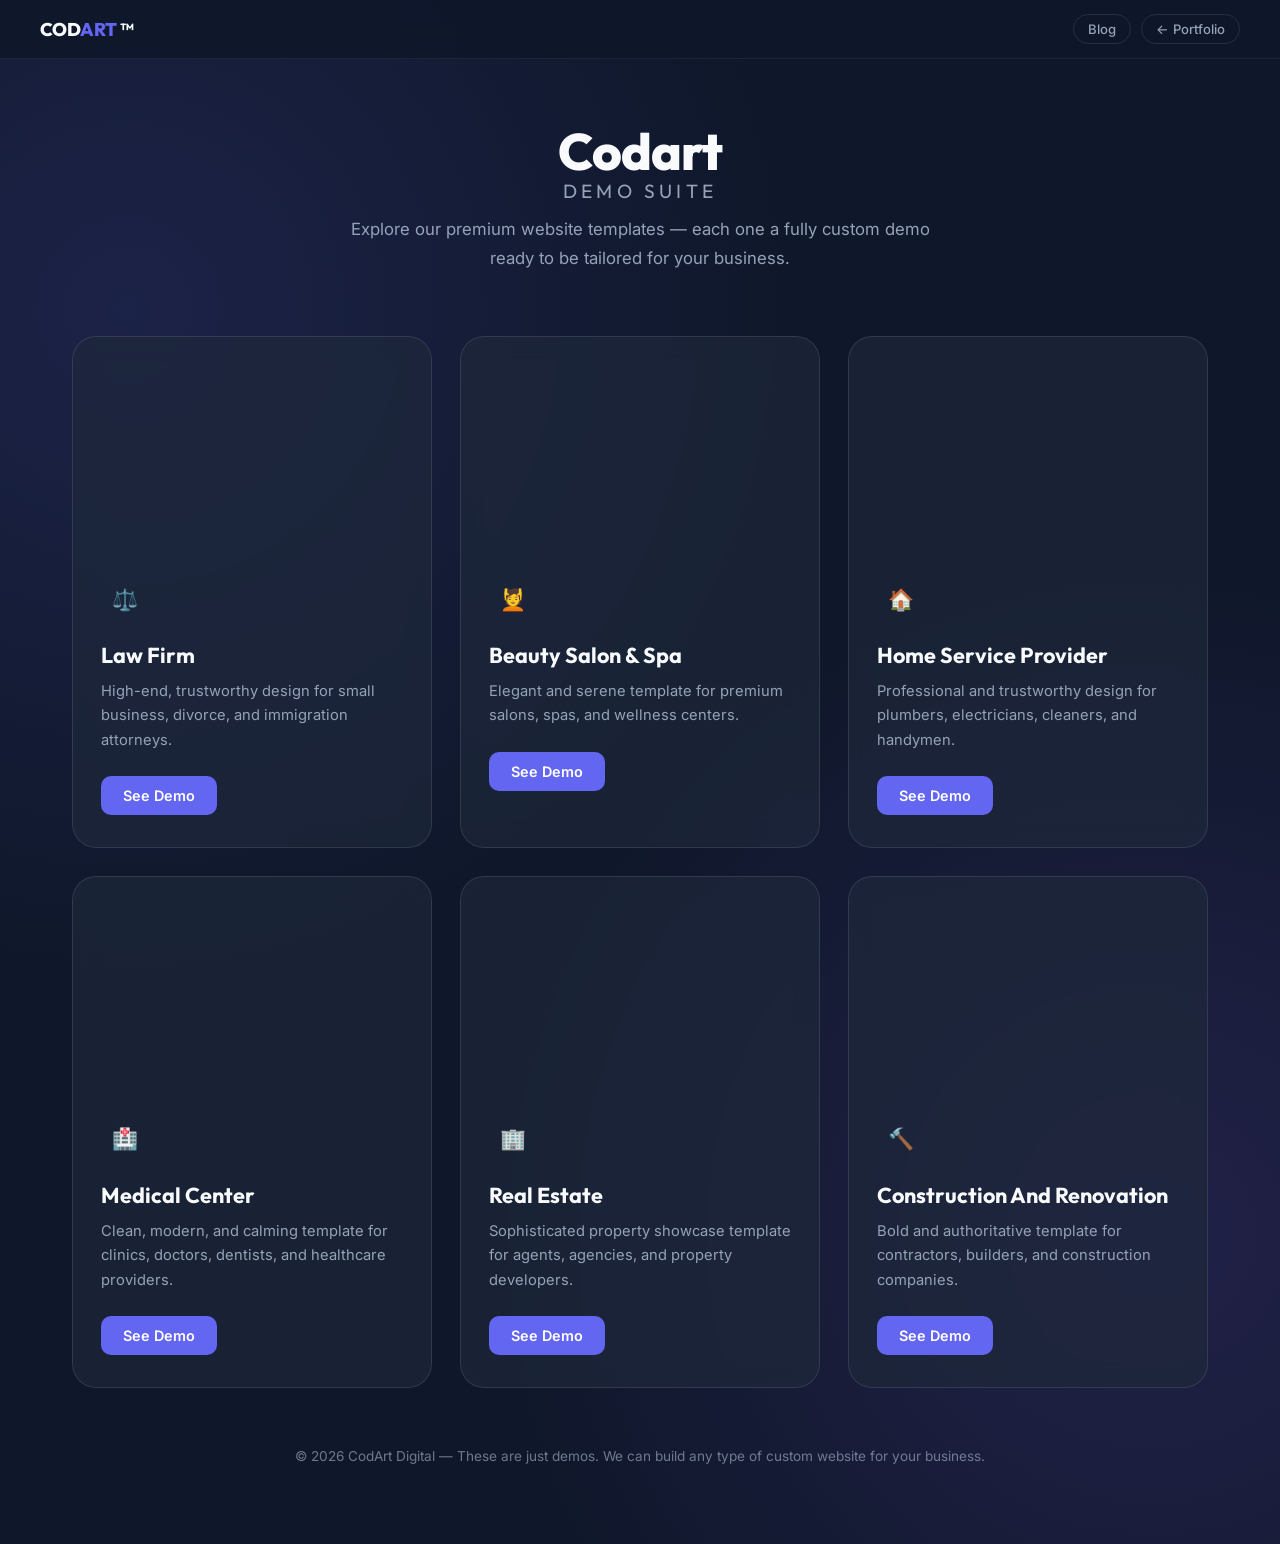
<file: demos.html>
<!DOCTYPE html>
<html lang="en">

<head>
    <meta charset="UTF-8" />
    <meta name="viewport" content="width=device-width, initial-scale=1.0" />
    <title>Demo Suite | CodArt Premium Templates</title>
    <meta name="description"
        content="Explore CodArt's premium website demo templates — fully custom designs ready for any local business." />
    <link rel="preconnect" href="https://fonts.googleapis.com">
    <link rel="preconnect" href="https://fonts.gstatic.com" crossorigin>
    <link
        href="https://fonts.googleapis.com/css2?family=Inter:wght@400;500;600;700&family=Outfit:wght@400;600;800&display=swap"
        rel="stylesheet">
    <style>
        /* ── Variables ── */
        :root {
            --bg-color: #0f172a;
            --card-bg: rgba(30, 41, 59, 0.7);
            --card-border: rgba(255, 255, 255, 0.1);
            --accent-color: #6366f1;
            --accent-glow: rgba(99, 102, 241, 0.25);
            --text-primary: #f8fafc;
            --text-secondary: #94a3b8;
            --font-heading: 'Outfit', sans-serif;
            --font-body: 'Inter', sans-serif;
            --gold: #c9a227;
        }

        *,
        *::before,
        *::after {
            margin: 0;
            padding: 0;
            box-sizing: border-box;
        }

        html {
            scroll-behavior: smooth;
        }

        body {
            background-color: var(--bg-color);
            color: var(--text-primary);
            font-family: var(--font-body);
            min-height: 100vh;
            background-image:
                radial-gradient(circle at 10% 20%, rgba(99, 102, 241, 0.15) 0%, transparent 40%),
                radial-gradient(circle at 90% 80%, rgba(139, 92, 246, 0.15) 0%, transparent 40%);
        }

        /* ── Top Bar ── */
        .top-bar {
            position: sticky;
            top: 0;
            z-index: 100;
            background: rgba(15, 23, 42, 0.85);
            backdrop-filter: blur(16px);
            border-bottom: 1px solid rgba(255, 255, 255, 0.06);
            padding: 14px 40px;
            display: flex;
            align-items: center;
            justify-content: space-between;
        }

        .top-bar-brand {
            font-family: var(--font-heading);
            font-size: 1.15rem;
            font-weight: 800;
            letter-spacing: -0.01em;
            color: var(--text-primary);
            text-decoration: none;
        }

        .top-bar-brand span {
            color: var(--accent-color);
        }

        .back-link {
            display: inline-flex;
            align-items: center;
            gap: 6px;
            font-size: 0.82rem;
            font-weight: 500;
            color: var(--text-secondary);
            text-decoration: none;
            padding: 6px 14px;
            border: 1px solid rgba(255, 255, 255, 0.1);
            border-radius: 50px;
            transition: all 0.2s ease;
        }

        .back-link:hover {
            color: var(--text-primary);
            border-color: rgba(255, 255, 255, 0.3);
            background: rgba(255, 255, 255, 0.04);
        }

        /* ── Page Layout ── */
        .dashboard-container {
            width: 100%;
            max-width: 1200px;
            margin: 0 auto;
            padding: 60px 32px 80px;
            text-align: center;
        }

        /* ── Header ── */
        .dash-header {
            margin-bottom: 64px;
        }

        .logo {
            font-family: var(--font-heading);
            font-size: clamp(2.2rem, 5vw, 3.2rem);
            font-weight: 800;
            letter-spacing: -0.02em;
            margin-bottom: 12px;
        }

        .logo span {
            display: block;
            font-size: clamp(0.9rem, 2vw, 1.2rem);
            font-weight: 400;
            color: var(--text-secondary);
            text-transform: uppercase;
            letter-spacing: 0.22em;
            margin-top: -4px;
        }

        .subtitle {
            color: var(--text-secondary);
            font-size: 1.05rem;
            max-width: 580px;
            margin: 0 auto;
            line-height: 1.7;
        }

        /* ── Grid ── */
        .demo-grid {
            display: grid;
            grid-template-columns: repeat(auto-fit, minmax(320px, 1fr));
            gap: 28px;
            margin-bottom: 60px;
        }

        /* ── Card ── */
        .demo-card {
            background: var(--card-bg);
            border: 1px solid var(--card-border);
            border-radius: 24px;
            overflow: hidden;
            transition: transform 0.3s cubic-bezier(0.34, 1.56, 0.64, 1), box-shadow 0.3s ease, border-color 0.3s ease;
            backdrop-filter: blur(12px);
            text-align: left;
        }

        .demo-card:hover {
            transform: translateY(-10px);
            box-shadow: 0 20px 40px rgba(0, 0, 0, 0.4), 0 0 20px var(--accent-glow);
            border-color: rgba(99, 102, 241, 0.3);
        }

        .card-image {
            height: 210px;
            background-size: cover;
            background-position: center top;
            position: relative;
        }

        .law-image {
            background-image: url('https://images.unsplash.com/photo-1589829545856-d10d557cf95f?auto=format&fit=crop&q=80&w=800');
        }

        .beauty-image {
            background-image: url('https://images.unsplash.com/photo-1560750588-73207b1ef5b8?auto=format&fit=crop&q=80&w=800');
        }

        .home-service-image {
            background-image: url('https://images.unsplash.com/photo-1558618666-fcd25c85cd64?auto=format&fit=crop&q=80&w=800');
        }

        .medical-image {
            background-image: url('https://images.unsplash.com/photo-1519494026892-80bbd2d6fd0d?auto=format&fit=crop&q=80&w=800');
        }

        .real-estate-image {
            background-image: url('https://images.unsplash.com/photo-1560518883-ce09059eeffa?auto=format&fit=crop&q=80&w=800');
        }

        .construction-image {
            background-image: url('https://images.unsplash.com/photo-1504307651254-35680f356dfd?auto=format&fit=crop&q=80&w=800');
        }

        /* Coming soon overlay on card image */
        .card-image.coming-soon-img::after {
            content: 'COMING SOON';
            position: absolute;
            top: 12px;
            right: 12px;
            background: rgba(99, 102, 241, 0.85);
            color: #fff;
            font-size: 0.65rem;
            font-weight: 700;
            letter-spacing: 0.12em;
            padding: 4px 10px;
            border-radius: 50px;
        }

        .card-content {
            padding: 28px 28px 32px;
            position: relative;
        }

        .icon-wrap {
            width: 48px;
            height: 48px;
            background: var(--accent-color);
            border-radius: 12px;
            display: flex;
            align-items: center;
            justify-content: center;
            margin-bottom: 18px;
            box-shadow: 0 4px 16px var(--accent-glow);
        }

        .icon-wrap svg {
            color: white;
            width: 22px;
            height: 22px;
        }

        .card-content h3 {
            font-family: var(--font-heading);
            font-size: 1.35rem;
            font-weight: 700;
            margin-bottom: 10px;
            color: var(--text-primary);
        }

        .card-content p {
            color: var(--text-secondary);
            line-height: 1.65;
            margin-bottom: 24px;
            font-size: 0.92rem;
        }

        /* ── Buttons ── */
        .btn-demo {
            display: inline-flex;
            align-items: center;
            gap: 8px;
            padding: 11px 22px;
            background: var(--accent-color);
            color: white;
            text-decoration: none;
            border-radius: 10px;
            font-weight: 600;
            font-size: 0.9rem;
            transition: filter 0.2s ease, transform 0.2s ease;
        }

        .btn-demo:hover {
            filter: brightness(1.15);
            transform: translateY(-1px);
        }

        .btn-demo.coming-soon {
            background: rgba(99, 102, 241, 0.12);
            color: #818cf8;
            border: 1px solid rgba(99, 102, 241, 0.3);
            cursor: not-allowed;
            pointer-events: none;
            font-size: 0.8rem;
            letter-spacing: 0.08em;
            text-transform: uppercase;
        }

        /* ── Footer ── */
        .dash-footer {
            color: var(--text-secondary);
            font-size: 0.85rem;
            opacity: 0.7;
        }

        /* ── Responsive ── */
        @media (max-width: 600px) {
            .top-bar {
                padding: 12px 20px;
            }

            .dashboard-container {
                padding: 40px 20px 60px;
            }
        }
    </style>
</head>

<body>

    <!-- Top navigation bar -->
    <div class="top-bar">
        <a href="index.html" class="top-bar-brand">COD<span>ART</span> ™</a>
        <div style="display:flex;gap:10px;align-items:center;">
            <a href="blogs.html" class="back-link">Blog</a>
            <a href="index.html" class="back-link">← Portfolio</a>
        </div>
    </div>

    <div class="dashboard-container">

        <header class="dash-header">
            <h1 class="logo">Codart <span>Demo Suite</span></h1>
            <p class="subtitle">Explore our premium website templates — each one a fully custom demo ready to be
                tailored for your business.</p>
        </header>

        <main class="demo-grid" id="demoGrid">
            <!-- Rendered by JS below -->
        </main>

        <script>
            // ── Default demos (fallback if CMS hasn't saved any) ──
            var DEFAULT_DEMOS = [
                { id: 1, name: 'Law Firm', description: 'High-end, trustworthy design for small business, divorce, and immigration attorneys.', link: 'https://law-firm-seven-blush.vercel.app/', status: 'live', imageClass: 'law-image', icon: '⚖️' },
                { id: 2, name: 'Beauty Salon & Spa', description: 'Elegant and serene template for premium salons, spas, and wellness centers.', link: 'https://beauty-salon-mocha-xi.vercel.app/', status: 'live', imageClass: 'beauty-image', icon: '💆' },
                { id: 3, name: 'Home Service Provider', description: 'Professional and trustworthy design for plumbers, electricians, cleaners, and handymen.', link: 'https://home-services-omega.vercel.app/', status: 'live', imageClass: 'home-service-image', icon: '🏠' },
                { id: 4, name: 'Medical Center', description: 'Clean, modern, and calming template for clinics, doctors, dentists, and healthcare providers.', link: 'https://medical-center-lake.vercel.app/', status: 'live', imageClass: 'medical-image', icon: '🏥' },
                { id: 5, name: 'Real Estate', description: 'Sophisticated property showcase template for agents, agencies, and property developers.', link: 'https://real-estate-one-sooty.vercel.app/', status: 'live', imageClass: 'real-estate-image', icon: '🏢' },
                { id: 6, name: 'Construction And Renovation', description: 'Bold and authoritative template for contractors, builders, and construction companies.', link: 'https://home-renovation-navy.vercel.app/', status: 'live', imageClass: 'construction-image', icon: '🔨' }
            ];

            function loadDemos() {
                try { var s = localStorage.getItem('codart_demos'); return s ? JSON.parse(s) : DEFAULT_DEMOS; }
                catch (e) { return DEFAULT_DEMOS; }
            }

            function renderDemos() {
                var demos = loadDemos();
                var grid = document.getElementById('demoGrid');
                if (!demos.length) {
                    grid.innerHTML = '<p style="color:#94a3b8;text-align:center;padding:60px">No demos available yet.</p>';
                    return;
                }
                grid.innerHTML = demos.map(function (d) {
                    var imgHtml = d.image
                        ? '<div class="card-image" style="background-image:url(\'' + d.image + '\');background-size:cover;background-position:center top;" ' + (d.status === 'coming-soon' ? 'class="card-image coming-soon-img"' : '') + '></div>'
                        : '<div class="card-image ' + (d.imageClass || '') + ' ' + (d.status === 'coming-soon' ? 'coming-soon-img' : '') + '"></div>';
                    var btnHtml = d.status === 'coming-soon'
                        ? '<a class="btn-demo coming-soon">Coming Soon</a>'
                        : '<a href="' + d.link + '" target="_blank" class="btn-demo">See Demo</a>';
                    return '<div class="demo-card">' + imgHtml + '<div class="card-content"><div class="icon-wrap" style="font-size:1.3rem;background:none;box-shadow:none">' + (d.icon || '🌐') + '</div><h3>' + d.name + '</h3><p>' + d.description + '</p>' + btnHtml + '</div></div>';
                }).join('');
            }

            renderDemos();
        </script>

        <footer class="dash-footer">
            <p>&copy; 2026 CodArt Digital &mdash; These are just demos. We can build any type of custom website for your
                business.</p>
        </footer>

    </div>

</body>

</html>
</file>
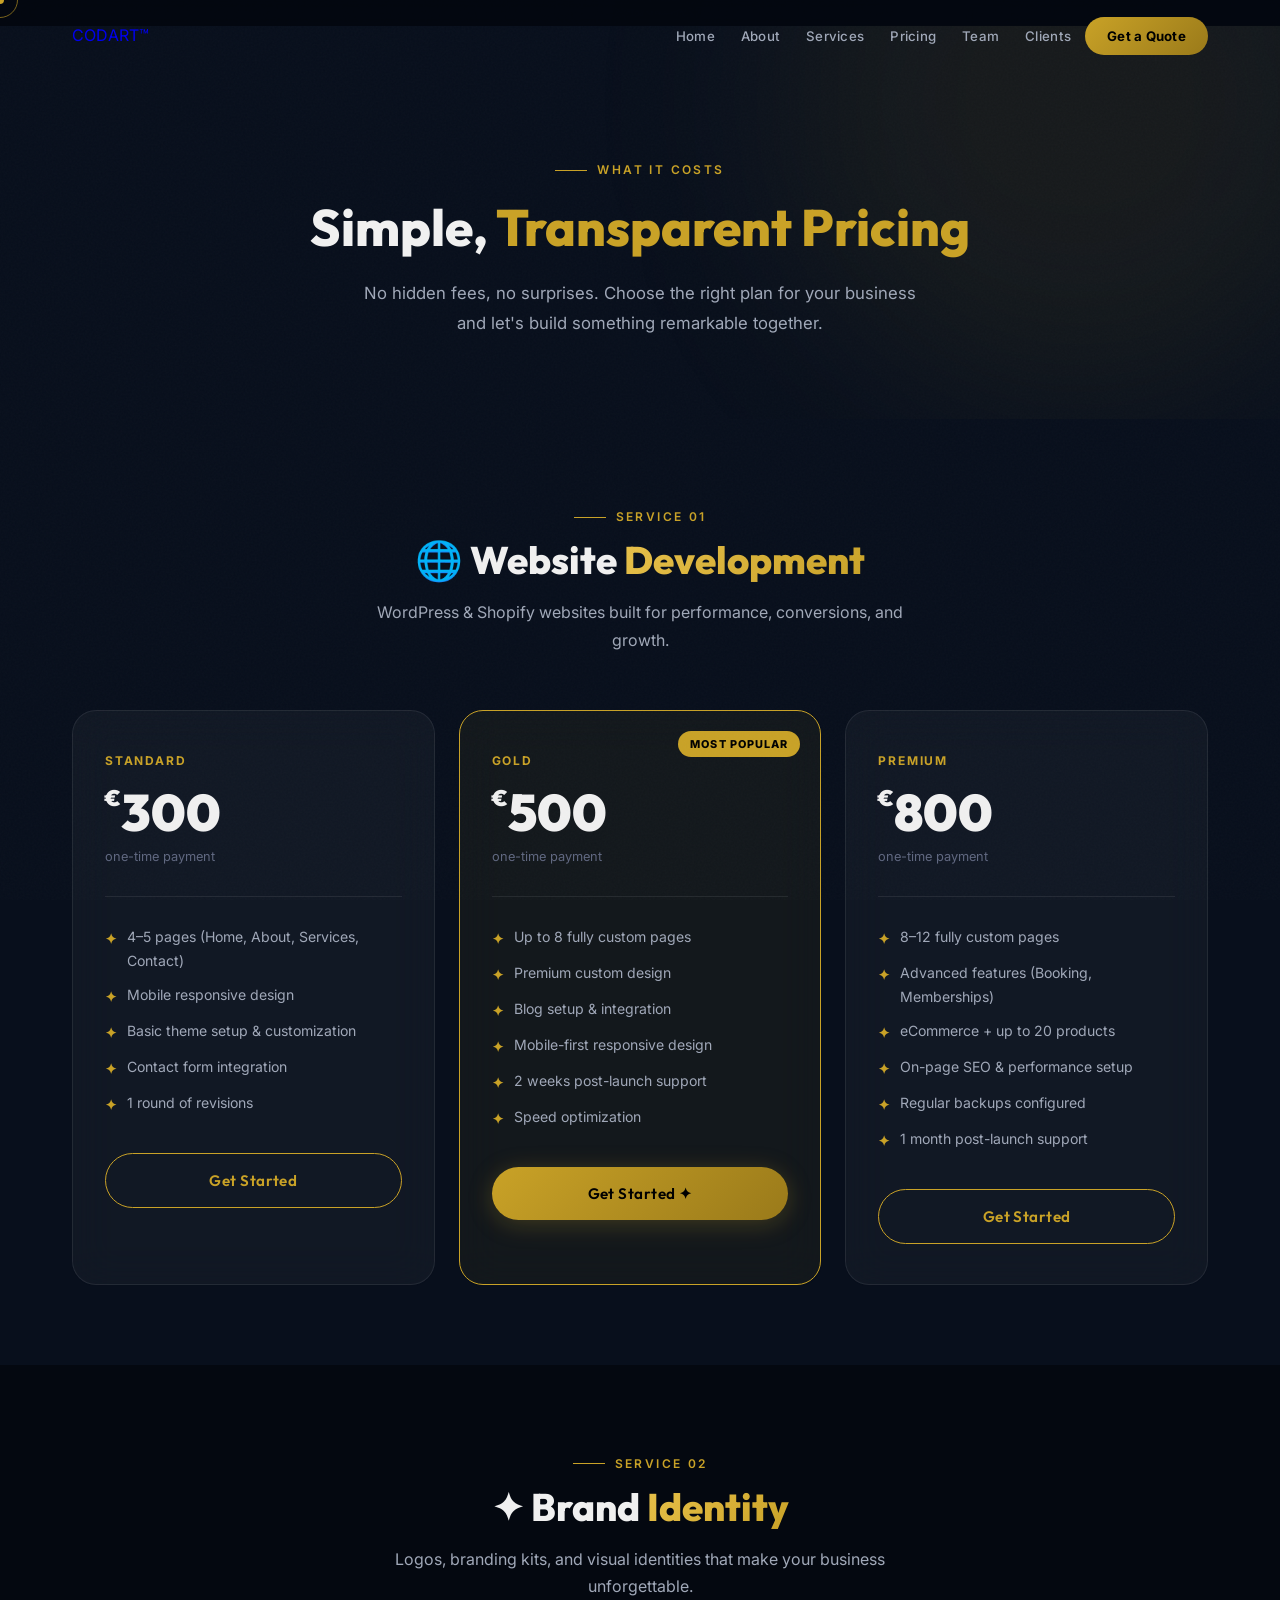
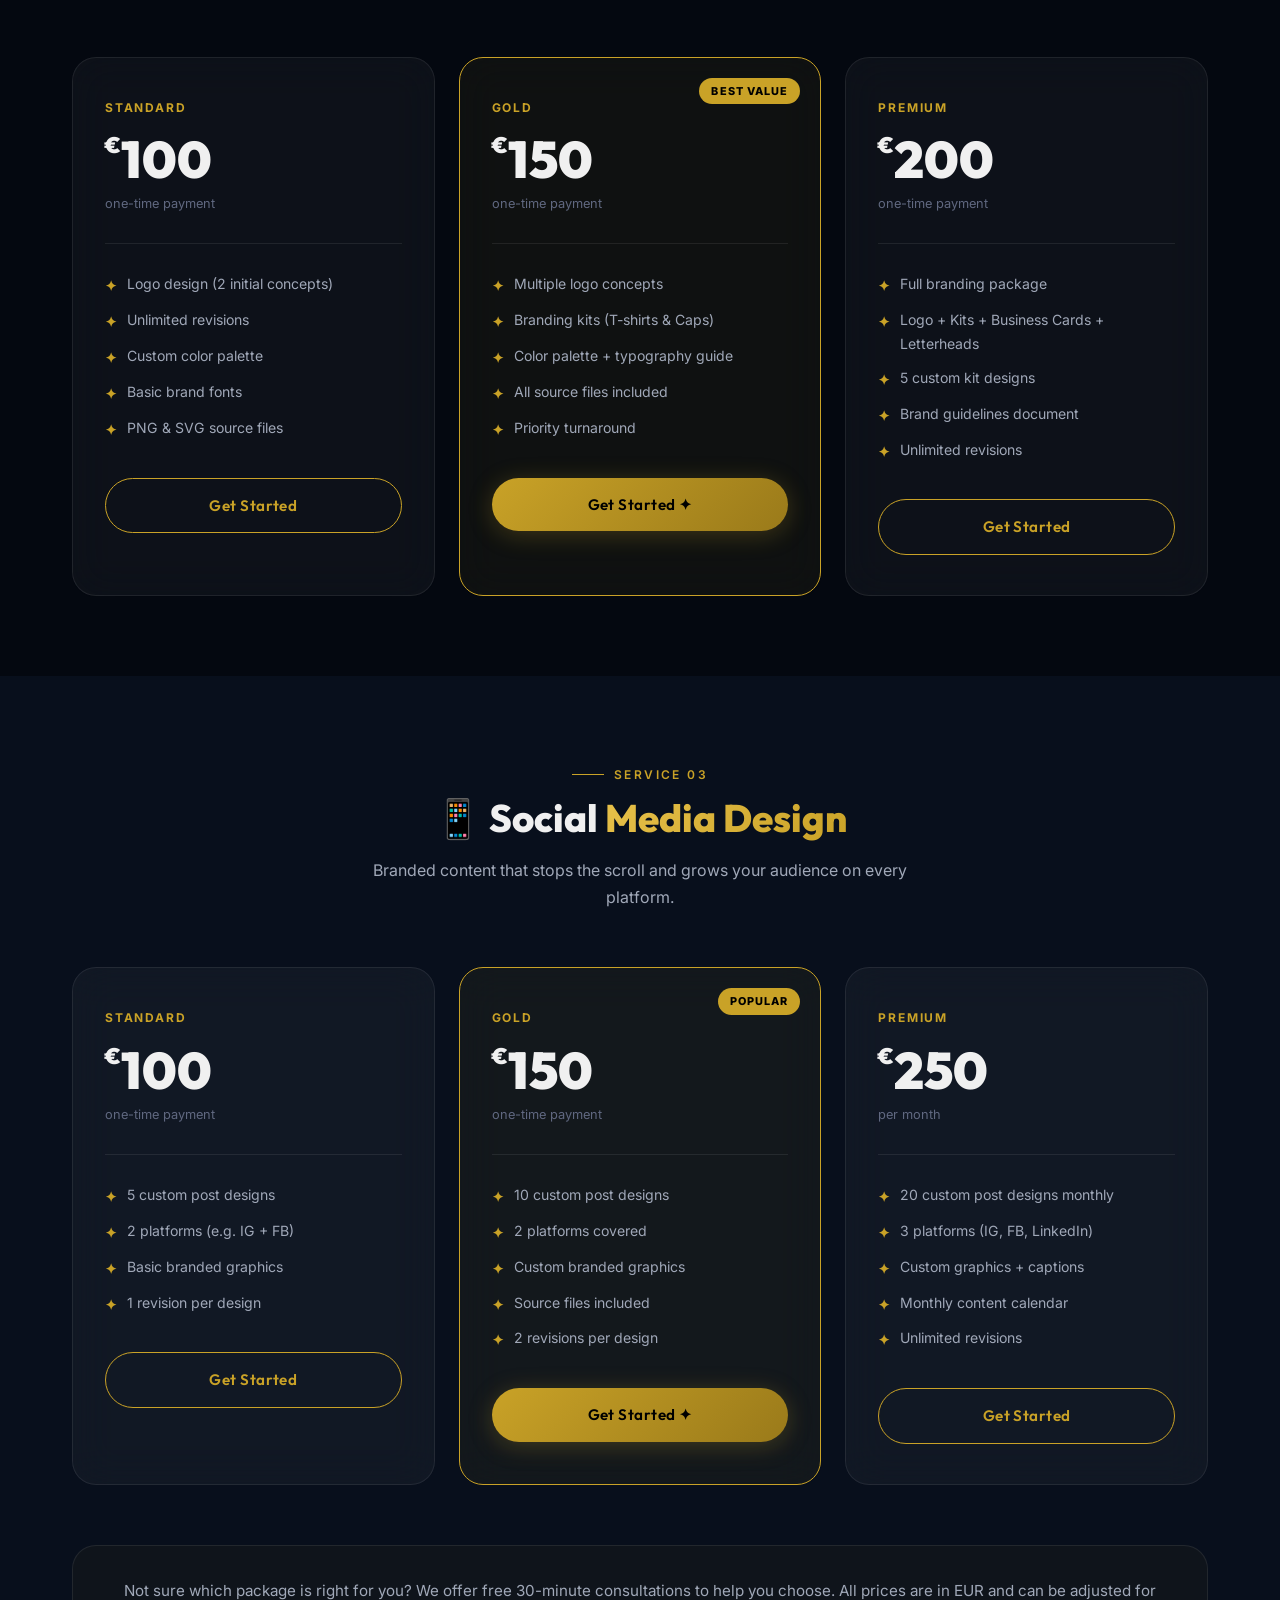
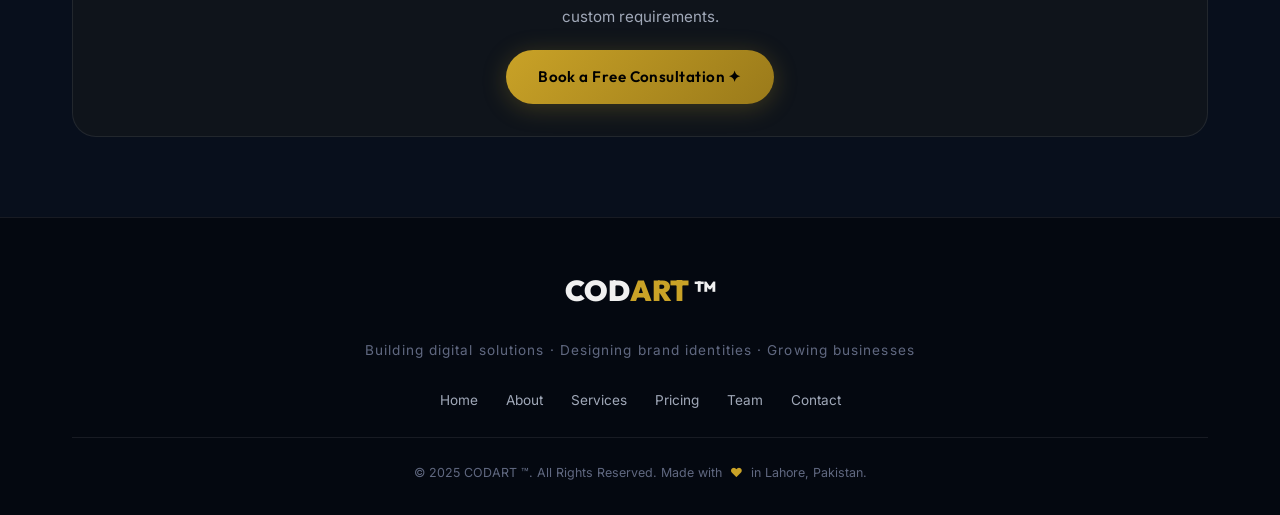
<file: pricing.html>
<!DOCTYPE html>
<html lang="en">

<head>
    <meta charset="UTF-8" />
    <meta name="viewport" content="width=device-width, initial-scale=1.0" />
    <title>Pricing — CODART ™</title>
    <meta name="description"
        content="Transparent, affordable pricing for web development, logo & brand identity, and social media design services from CODART ™." />
    <link rel="stylesheet" href="styles.css" />
    <link rel="icon"
        href="data:image/svg+xml,<svg xmlns=%22http://www.w3.org/2000/svg%22 viewBox=%220 0 100 100%22><text y=%22.9em%22 font-size=%2290%22>✦</text></svg>" />
    <style>
        /* Pricing-page specific overrides */
        .pricing-page-hero {
            padding: calc(var(--nav-height) + 80px) 0 80px;
            background: var(--bg-secondary);
            text-align: center;
            position: relative;
            overflow: hidden;
        }

        .pricing-page-hero::before {
            content: '';
            position: absolute;
            width: 600px;
            height: 600px;
            border-radius: 50%;
            background: rgba(201, 162, 39, 0.08);
            filter: blur(100px);
            top: -200px;
            right: -100px;
            pointer-events: none;
        }

        .pricing-category-section {
            padding: 80px 0;
        }

        .pricing-category-section:nth-child(even) {
            background: var(--bg-secondary);
        }

        .category-label {
            display: inline-flex;
            align-items: center;
            gap: 10px;
            font-size: 0.75rem;
            font-weight: 600;
            letter-spacing: 0.2em;
            text-transform: uppercase;
            color: var(--gold);
            margin-bottom: 10px;
        }

        .category-label::before {
            content: '';
            display: block;
            width: 32px;
            height: 1px;
            background: var(--gold);
        }

        .category-title {
            font-size: clamp(1.8rem, 3vw, 2.4rem);
            font-weight: 800;
            margin-bottom: 16px;
        }

        .category-subtitle {
            font-size: 1rem;
            color: var(--text-secondary);
            max-width: 540px;
            margin: 0 auto 56px;
        }

        .pricing-grid {
            display: grid;
            grid-template-columns: repeat(3, 1fr);
            gap: 24px;
        }

        .compare-note {
            text-align: center;
            margin-top: 60px;
            padding: 32px;
            border: 1px solid var(--border-glass);
            border-radius: var(--radius-lg);
            background: rgba(201, 162, 39, 0.04);
        }

        .compare-note p {
            color: var(--text-secondary);
            font-size: 0.95rem;
            margin-bottom: 20px;
        }

        @media (max-width: 768px) {
            .pricing-grid {
                grid-template-columns: 1fr;
            }
        }
    </style>
</head>

<body>

    <!-- Noise Overlay -->
    <div class="noise" aria-hidden="true"></div>

    <!-- Custom Cursor -->
    <div class="cursor-dot" id="cursorDot"></div>
    <div class="cursor-ring" id="cursorRing"></div>

    <!-- Page Loader -->
    <div id="page-loader">
        <div class="loader-logo">COD<span>ART</span> ™</div>
        <div class="loader-bar"></div>
    </div>

    <!-- Navigation -->
    <nav class="navbar scrolled" id="navbar">
        <div class="container">
            <div class="nav-inner">
                <a href="index.html" class="nav-logo">COD<span>ART</span> ™</a>
                <ul class="nav-links" id="navLinks">
                    <li><a href="index.html#hero">Home</a></li>
                    <li><a href="index.html#about">About</a></li>
                    <li><a href="index.html#services">Services</a></li>
                    <li><a href="pricing.html" class="active">Pricing</a></li>
                    <li><a href="index.html#team">Team</a></li>
                    <li><a href="index.html#testimonials">Clients</a></li>
                    <li><a href="index.html#contact" class="nav-cta">Get a Quote</a></li>
                </ul>
                <button class="nav-toggle" id="navToggle" aria-label="Toggle menu">
                    <span></span><span></span><span></span>
                </button>
            </div>
        </div>
    </nav>

    <!-- Mobile Menu -->
    <div class="mobile-menu" id="mobileMenu">
        <a href="index.html#hero" onclick="closeMobile()">Home</a>
        <a href="index.html#about" onclick="closeMobile()">About</a>
        <a href="index.html#services" onclick="closeMobile()">Services</a>
        <a href="pricing.html" onclick="closeMobile()">Pricing</a>
        <a href="index.html#team" onclick="closeMobile()">Team</a>
        <a href="index.html#contact" class="nav-cta" onclick="closeMobile()">Get a Quote →</a>
    </div>

    <!-- Hero -->
    <div class="pricing-page-hero">
        <div class="container" style="position:relative;z-index:2;">
            <div class="section-label reveal" style="justify-content:center;">What It Costs</div>
            <h1 class="section-title reveal delay-1" style="text-align:center;">Simple, <span>Transparent Pricing</span>
            </h1>
            <p class="section-subtitle reveal delay-2" style="margin:0 auto;text-align:center;">No hidden fees, no
                surprises. Choose the right plan for your business and let's build something remarkable together.</p>
        </div>
    </div>

    <!-- ══ Web Development Pricing ══ -->
    <section class="pricing-category-section">
        <div class="container">
            <div style="text-align:center;">
                <div class="category-label reveal">Service 01</div>
                <h2 class="category-title reveal delay-1">🌐 Website <span class="gold-text">Development</span></h2>
                <p class="category-subtitle reveal delay-2">WordPress & Shopify websites built for performance,
                    conversions, and growth.</p>
            </div>

            <div class="pricing-grid">
                <!-- Standard -->
                <div class="glass-card pricing-card reveal-scale delay-1">
                    <div class="pricing-tier">Standard</div>
                    <div class="pricing-price"><sup>€</sup>300</div>
                    <div class="pricing-period">one-time payment</div>
                    <div class="pricing-divider"></div>
                    <ul class="pricing-features">
                        <li><span class="check">✦</span> 4–5 pages (Home, About, Services, Contact)</li>
                        <li><span class="check">✦</span> Mobile responsive design</li>
                        <li><span class="check">✦</span> Basic theme setup &amp; customization</li>
                        <li><span class="check">✦</span> Contact form integration</li>
                        <li><span class="check">✦</span> 1 round of revisions</li>
                    </ul>
                    <a href="index.html#contact" class="btn btn-gold-outline pricing-cta">Get Started</a>
                </div>

                <!-- Gold (Featured) -->
                <div class="glass-card pricing-card featured reveal-scale delay-2">
                    <div class="featured-badge">Most Popular</div>
                    <div class="pricing-tier">Gold</div>
                    <div class="pricing-price"><sup>€</sup>500</div>
                    <div class="pricing-period">one-time payment</div>
                    <div class="pricing-divider"></div>
                    <ul class="pricing-features">
                        <li><span class="check">✦</span> Up to 8 fully custom pages</li>
                        <li><span class="check">✦</span> Premium custom design</li>
                        <li><span class="check">✦</span> Blog setup &amp; integration</li>
                        <li><span class="check">✦</span> Mobile-first responsive design</li>
                        <li><span class="check">✦</span> 2 weeks post-launch support</li>
                        <li><span class="check">✦</span> Speed optimization</li>
                    </ul>
                    <a href="index.html#contact" class="btn btn-primary pricing-cta">Get Started ✦</a>
                </div>

                <!-- Premium -->
                <div class="glass-card pricing-card reveal-scale delay-3">
                    <div class="pricing-tier">Premium</div>
                    <div class="pricing-price"><sup>€</sup>800</div>
                    <div class="pricing-period">one-time payment</div>
                    <div class="pricing-divider"></div>
                    <ul class="pricing-features">
                        <li><span class="check">✦</span> 8–12 fully custom pages</li>
                        <li><span class="check">✦</span> Advanced features (Booking, Memberships)</li>
                        <li><span class="check">✦</span> eCommerce + up to 20 products</li>
                        <li><span class="check">✦</span> On-page SEO &amp; performance setup</li>
                        <li><span class="check">✦</span> Regular backups configured</li>
                        <li><span class="check">✦</span> 1 month post-launch support</li>
                    </ul>
                    <a href="index.html#contact" class="btn btn-gold-outline pricing-cta">Get Started</a>
                </div>
            </div>
        </div>
    </section>

    <!-- ══ Brand Identity Pricing ══ -->
    <section class="pricing-category-section">
        <div class="container">
            <div style="text-align:center;">
                <div class="category-label reveal">Service 02</div>
                <h2 class="category-title reveal delay-1">✦ Brand <span class="gold-text">Identity</span></h2>
                <p class="category-subtitle reveal delay-2">Logos, branding kits, and visual identities that make your
                    business unforgettable.</p>
            </div>

            <div class="pricing-grid">
                <div class="glass-card pricing-card reveal-scale delay-1">
                    <div class="pricing-tier">Standard</div>
                    <div class="pricing-price"><sup>€</sup>100</div>
                    <div class="pricing-period">one-time payment</div>
                    <div class="pricing-divider"></div>
                    <ul class="pricing-features">
                        <li><span class="check">✦</span> Logo design (2 initial concepts)</li>
                        <li><span class="check">✦</span> Unlimited revisions</li>
                        <li><span class="check">✦</span> Custom color palette</li>
                        <li><span class="check">✦</span> Basic brand fonts</li>
                        <li><span class="check">✦</span> PNG &amp; SVG source files</li>
                    </ul>
                    <a href="index.html#contact" class="btn btn-gold-outline pricing-cta">Get Started</a>
                </div>

                <div class="glass-card pricing-card featured reveal-scale delay-2">
                    <div class="featured-badge">Best Value</div>
                    <div class="pricing-tier">Gold</div>
                    <div class="pricing-price"><sup>€</sup>150</div>
                    <div class="pricing-period">one-time payment</div>
                    <div class="pricing-divider"></div>
                    <ul class="pricing-features">
                        <li><span class="check">✦</span> Multiple logo concepts</li>
                        <li><span class="check">✦</span> Branding kits (T-shirts &amp; Caps)</li>
                        <li><span class="check">✦</span> Color palette + typography guide</li>
                        <li><span class="check">✦</span> All source files included</li>
                        <li><span class="check">✦</span> Priority turnaround</li>
                    </ul>
                    <a href="index.html#contact" class="btn btn-primary pricing-cta">Get Started ✦</a>
                </div>

                <div class="glass-card pricing-card reveal-scale delay-3">
                    <div class="pricing-tier">Premium</div>
                    <div class="pricing-price"><sup>€</sup>200</div>
                    <div class="pricing-period">one-time payment</div>
                    <div class="pricing-divider"></div>
                    <ul class="pricing-features">
                        <li><span class="check">✦</span> Full branding package</li>
                        <li><span class="check">✦</span> Logo + Kits + Business Cards + Letterheads</li>
                        <li><span class="check">✦</span> 5 custom kit designs</li>
                        <li><span class="check">✦</span> Brand guidelines document</li>
                        <li><span class="check">✦</span> Unlimited revisions</li>
                    </ul>
                    <a href="index.html#contact" class="btn btn-gold-outline pricing-cta">Get Started</a>
                </div>
            </div>
        </div>
    </section>

    <!-- ══ Social Media Pricing ══ -->
    <section class="pricing-category-section">
        <div class="container">
            <div style="text-align:center;">
                <div class="category-label reveal">Service 03</div>
                <h2 class="category-title reveal delay-1">📱 Social <span class="gold-text">Media Design</span></h2>
                <p class="category-subtitle reveal delay-2">Branded content that stops the scroll and grows your
                    audience on every platform.</p>
            </div>

            <div class="pricing-grid">
                <div class="glass-card pricing-card reveal-scale delay-1">
                    <div class="pricing-tier">Standard</div>
                    <div class="pricing-price"><sup>€</sup>100</div>
                    <div class="pricing-period">one-time payment</div>
                    <div class="pricing-divider"></div>
                    <ul class="pricing-features">
                        <li><span class="check">✦</span> 5 custom post designs</li>
                        <li><span class="check">✦</span> 2 platforms (e.g. IG + FB)</li>
                        <li><span class="check">✦</span> Basic branded graphics</li>
                        <li><span class="check">✦</span> 1 revision per design</li>
                    </ul>
                    <a href="index.html#contact" class="btn btn-gold-outline pricing-cta">Get Started</a>
                </div>

                <div class="glass-card pricing-card featured reveal-scale delay-2">
                    <div class="featured-badge">Popular</div>
                    <div class="pricing-tier">Gold</div>
                    <div class="pricing-price"><sup>€</sup>150</div>
                    <div class="pricing-period">one-time payment</div>
                    <div class="pricing-divider"></div>
                    <ul class="pricing-features">
                        <li><span class="check">✦</span> 10 custom post designs</li>
                        <li><span class="check">✦</span> 2 platforms covered</li>
                        <li><span class="check">✦</span> Custom branded graphics</li>
                        <li><span class="check">✦</span> Source files included</li>
                        <li><span class="check">✦</span> 2 revisions per design</li>
                    </ul>
                    <a href="index.html#contact" class="btn btn-primary pricing-cta">Get Started ✦</a>
                </div>

                <div class="glass-card pricing-card reveal-scale delay-3">
                    <div class="pricing-tier">Premium</div>
                    <div class="pricing-price"><sup>€</sup>250</div>
                    <div class="pricing-period">per month</div>
                    <div class="pricing-divider"></div>
                    <ul class="pricing-features">
                        <li><span class="check">✦</span> 20 custom post designs monthly</li>
                        <li><span class="check">✦</span> 3 platforms (IG, FB, LinkedIn)</li>
                        <li><span class="check">✦</span> Custom graphics + captions</li>
                        <li><span class="check">✦</span> Monthly content calendar</li>
                        <li><span class="check">✦</span> Unlimited revisions</li>
                    </ul>
                    <a href="index.html#contact" class="btn btn-gold-outline pricing-cta">Get Started</a>
                </div>
            </div>

            <!-- Compare / CTA Note -->
            <div class="compare-note reveal">
                <p>Not sure which package is right for you? We offer free 30-minute consultations to help you choose.
                    All prices are in EUR and can be adjusted for custom requirements.</p>
                <a href="index.html#contact" class="btn btn-primary">Book a Free Consultation ✦</a>
            </div>
        </div>
    </section>

    <!-- Footer -->
    <footer>
        <div class="container">
            <div class="footer-inner">
                <a href="index.html" class="footer-logo">COD<span>ART</span> ™</a>
                <p class="footer-tagline">Building digital solutions · Designing brand identities · Growing businesses
                </p>
                <ul class="footer-links">
                    <li><a href="index.html#hero">Home</a></li>
                    <li><a href="index.html#about">About</a></li>
                    <li><a href="index.html#services">Services</a></li>
                    <li><a href="pricing.html">Pricing</a></li>
                    <li><a href="index.html#team">Team</a></li>
                    <li><a href="index.html#contact">Contact</a></li>
                </ul>
                <div class="footer-divider"></div>
                <div class="footer-bottom">
                    <span>© 2025 CODART ™. All Rights Reserved. Made with</span>
                    <span class="heart">♥</span>
                    <span>in Lahore, Pakistan.</span>
                </div>
            </div>
        </div>
    </footer>

    <script src="script.js"></script>
</body>

</html>
</file>
<file: styles.css>
/* =============================================
   CODART ™ — Redesigned Stylesheet
   Dark Luxury · Glassmorphism · Gold Accents
   ============================================= */

@import url('https://fonts.googleapis.com/css2?family=Outfit:wght@300;400;500;600;700;800;900&family=Inter:wght@300;400;500;600&display=swap');

/* ── CSS Variables ───────────────────────────── */
:root {
  --bg-primary: #040810;
  --bg-secondary: #080f1c;
  --bg-card: rgba(255, 255, 255, 0.04);
  --border-glass: rgba(255, 255, 255, 0.08);

  --gold: #c9a227;
  --gold-light: #e8c14a;
  --gold-dark: #9a7a1a;
  --gold-glow: rgba(201, 162, 39, 0.25);

  --text-primary: #f0f0f0;
  --text-secondary: #a0a8b8;
  --text-muted: #606880;

  --nav-height: 72px;
  --section-pad: 120px;

  --radius-sm: 8px;
  --radius-md: 16px;
  --radius-lg: 24px;
  --radius-xl: 40px;

  --transition: 0.4s cubic-bezier(0.25, 0.8, 0.25, 1);
  --transition-fast: 0.2s ease;

  --shadow-gold: 0 0 40px rgba(201, 162, 39, 0.3);
  --shadow-card: 0 8px 40px rgba(0, 0, 0, 0.5);
}

/* ── Reset & Base ────────────────────────────── */
*,
*::before,
*::after {
  box-sizing: border-box;
  margin: 0;
  padding: 0;
}

html {
  scroll-behavior: smooth;
  font-size: 16px;
}

body {
  font-family: 'Inter', sans-serif;
  background: var(--bg-primary);
  color: var(--text-primary);
  line-height: 1.7;
  overflow-x: hidden;
  cursor: none;
}

::selection {
  background: var(--gold);
  color: #000;
}

/* ── Custom Cursor ───────────────────────────── */
.cursor-dot,
.cursor-ring {
  position: fixed;
  border-radius: 50%;
  pointer-events: none;
  z-index: 9999;
  transform: translate(-50%, -50%);
  transition: opacity 0.3s ease;
}

.cursor-dot {
  width: 8px;
  height: 8px;
  background: var(--gold);
}

.cursor-ring {
  width: 36px;
  height: 36px;
  border: 1.5px solid rgba(201, 162, 39, 0.6);
  transition: width 0.3s ease, height 0.3s ease, border-color 0.3s ease;
}

.cursor-ring.hover {
  width: 56px;
  height: 56px;
  border-color: var(--gold);
  background: rgba(201, 162, 39, 0.08);
}

@media (hover: none) {

  .cursor-dot,
  .cursor-ring {
    display: none;
  }
}

/* ── Scrollbar ───────────────────────────────── */
::-webkit-scrollbar {
  width: 4px;
}

::-webkit-scrollbar-track {
  background: var(--bg-primary);
}

::-webkit-scrollbar-thumb {
  background: var(--gold-dark);
  border-radius: 4px;
}

/* ── Typography ──────────────────────────────── */
h1,
h2,
h3,
h4,
h5 {
  font-family: 'Outfit', sans-serif;
  line-height: 1.2;
}

.section-label {
  display: inline-flex;
  align-items: center;
  gap: 10px;
  font-size: 0.75rem;
  font-weight: 600;
  letter-spacing: 0.2em;
  text-transform: uppercase;
  color: var(--gold);
  margin-bottom: 16px;
}

.section-label::before {
  content: '';
  display: block;
  width: 32px;
  height: 1px;
  background: var(--gold);
}

.section-title {
  font-size: clamp(2rem, 4vw, 3.2rem);
  font-weight: 800;
  color: var(--text-primary);
  margin-bottom: 20px;
}

.section-title span {
  color: var(--gold);
}

.section-subtitle {
  font-size: 1.05rem;
  color: var(--text-secondary);
  max-width: 560px;
  line-height: 1.8;
}

/* ── Layout ──────────────────────────────────── */
.container {
  width: 100%;
  max-width: 1200px;
  margin: 0 auto;
  padding: 0 32px;
}

section {
  padding: var(--section-pad) 0;
  position: relative;
  overflow: hidden;
}

/* ── Buttons ─────────────────────────────────── */
.btn {
  display: inline-flex;
  align-items: center;
  gap: 10px;
  padding: 14px 32px;
  border-radius: 50px;
  font-family: 'Outfit', sans-serif;
  font-weight: 600;
  font-size: 0.95rem;
  letter-spacing: 0.03em;
  text-decoration: none;
  cursor: pointer;
  border: none;
  transition: var(--transition);
  position: relative;
  overflow: hidden;
}

.btn::after {
  content: '';
  position: absolute;
  inset: 0;
  background: rgba(255, 255, 255, 0.1);
  opacity: 0;
  transition: opacity 0.2s;
}

.btn:hover::after {
  opacity: 1;
}

.btn-primary {
  background: linear-gradient(135deg, var(--gold), var(--gold-dark));
  color: #000;
  box-shadow: 0 4px 24px var(--gold-glow);
}

.btn-primary:hover {
  transform: translateY(-2px);
  box-shadow: 0 8px 40px rgba(201, 162, 39, 0.5);
}

.btn-outline {
  background: transparent;
  color: var(--text-primary);
  border: 1px solid var(--border-glass);
  backdrop-filter: blur(8px);
}

.btn-outline:hover {
  border-color: var(--gold);
  color: var(--gold);
  transform: translateY(-2px);
}

.btn-gold-outline {
  background: transparent;
  color: var(--gold);
  border: 1px solid var(--gold);
}

.btn-gold-outline:hover {
  background: var(--gold);
  color: #000;
  transform: translateY(-2px);
  box-shadow: 0 8px 32px var(--gold-glow);
}

/* ── Glass Card ──────────────────────────────── */
.glass-card {
  background: var(--bg-card);
  border: 1px solid var(--border-glass);
  border-radius: var(--radius-lg);
  backdrop-filter: blur(20px);
  -webkit-backdrop-filter: blur(20px);
  transition: var(--transition);
}

.glass-card:hover {
  border-color: rgba(201, 162, 39, 0.3);
  transform: translateY(-6px);
  box-shadow: var(--shadow-gold), var(--shadow-card);
}

/* ── Gold Gradient Text ──────────────────────── */
.gold-text {
  background: linear-gradient(135deg, var(--gold-light), var(--gold));
  -webkit-background-clip: text;
  -webkit-text-fill-color: transparent;
  background-clip: text;
}

/* ── Noise Overlay ───────────────────────────── */
.noise {
  position: fixed;
  top: 0;
  left: 0;
  width: 100%;
  height: 100%;
  opacity: 0.025;
  pointer-events: none;
  z-index: 1;
  background-image: url("data:image/svg+xml,%3Csvg viewBox='0 0 512 512' xmlns='http://www.w3.org/2000/svg'%3E%3Cfilter id='noise'%3E%3CfeTurbulence type='fractalNoise' baseFrequency='0.9' numOctaves='4' stitchTiles='stitch'/%3E%3C/filter%3E%3Crect width='100%25' height='100%25' filter='url(%23noise)'/%3E%3C/svg%3E");
}

/* ── Navigation ──────────────────────────────── */
.navbar {
  position: fixed;
  top: 0;
  left: 0;
  right: 0;
  z-index: 1000;
  height: var(--nav-height);
  display: flex;
  align-items: center;
  transition: all 0.4s ease;
}

.navbar.scrolled {
  background: rgba(4, 8, 16, 0.85);
  backdrop-filter: blur(20px);
  -webkit-backdrop-filter: blur(20px);
  border-bottom: 1px solid var(--border-glass);
}

.nav-inner {
  display: flex;
  align-items: center;
  justify-content: flex-start;
  gap: 0;
  width: 100%;
}

.nav-logo {
  display: flex;
  align-items: center;
  text-decoration: none;
  flex-shrink: 0;
}

.nav-logo-img {
  height: 150px;
  width: auto;
  object-fit: contain;
  display: block;
  transition: opacity 0.3s ease, transform 0.3s ease;
}

.nav-logo:hover .nav-logo-img {
  opacity: 0.85;
  transform: scale(1.04);
}

.nav-links {
  display: flex;
  align-items: center;
  gap: 2px;
  list-style: none;
  margin-left: auto;
}

.nav-links a {
  display: block;
  padding: 7px 12px;
  font-size: 0.83rem;
  font-weight: 500;
  color: var(--text-secondary);
  text-decoration: none;
  border-radius: 50px;
  transition: var(--transition-fast);
  letter-spacing: 0.02em;
  white-space: nowrap;
}

.nav-links a:hover,
.nav-links a.active {
  color: var(--text-primary);
  background: rgba(255, 255, 255, 0.06);
}

.nav-links a.nav-cta {
  background: linear-gradient(135deg, var(--gold), var(--gold-dark));
  color: #000 !important;
  font-weight: 700;
  padding: 8px 22px;
}

.nav-links a.nav-cta:hover {
  box-shadow: 0 4px 20px var(--gold-glow);
}

.nav-links a.nav-demos-btn {
  border: 1px solid rgba(99, 102, 241, 0.5);
  color: #a5b4fc !important;
  font-weight: 600;
  padding: 8px 20px;
  border-radius: 50px;
  background: rgba(99, 102, 241, 0.08);
  transition: var(--transition-fast);
}

.nav-links a.nav-demos-btn:hover {
  background: rgba(99, 102, 241, 0.18);
  border-color: rgba(99, 102, 241, 0.8);
  box-shadow: 0 4px 20px rgba(99, 102, 241, 0.25);
  color: #c7d2fe !important;
  transform: none;
}

.nav-links a.nav-admin-btn {
  border: 1px solid rgba(255, 255, 255, 0.12);
  color: var(--text-muted) !important;
  font-size: 0.78rem;
  font-weight: 500;
  padding: 6px 14px;
  border-radius: 50px;
  background: rgba(255, 255, 255, 0.03);
  transition: var(--transition-fast);
  opacity: 0.7;
}

.nav-links a.nav-admin-btn:hover {
  opacity: 1;
  border-color: rgba(255, 255, 255, 0.25);
  background: rgba(255, 255, 255, 0.06);
  color: var(--text-secondary) !important;
  transform: none;
}

.nav-toggle {
  display: none;
  flex-direction: column;
  justify-content: center;
  align-items: center;
  gap: 5px;
  cursor: pointer;
  padding: 0;
  margin-left: auto;
  width: 42px;
  height: 42px;
  background: var(--bg-card);
  border: 1px solid var(--border-glass);
  border-radius: var(--radius-sm);
  backdrop-filter: blur(10px);
  -webkit-backdrop-filter: blur(10px);
  transition: var(--transition);
  position: relative;
  z-index: 1001;
}

.nav-toggle:hover {
  background: rgba(255, 255, 255, 0.08);
  border-color: rgba(201, 162, 39, 0.4);
  box-shadow: 0 0 15px rgba(201, 162, 39, 0.2);
}

.nav-toggle span {
  display: block;
  width: 20px;
  height: 2px;
  background: var(--gold);
  border-radius: 2px;
  transition: var(--transition);
}

.nav-toggle.open {
  border-color: var(--gold);
  background: rgba(201, 162, 39, 0.05);
}

.nav-toggle.open span:nth-child(1) {
  transform: translateY(7px) rotate(45deg);
}

.nav-toggle.open span:nth-child(2) {
  opacity: 0;
  transform: translateX(-10px);
}

.nav-toggle.open span:nth-child(3) {
  transform: translateY(-7px) rotate(-45deg);
}

/* ── Mobile Menu ─────────────────────────────── */
.mobile-menu {
  position: fixed;
  top: var(--nav-height);
  left: 0;
  right: 0;
  background: rgba(4, 8, 16, 0.97);
  backdrop-filter: blur(20px);
  border-top: 1px solid var(--border-glass);
  padding: 24px 32px 32px;
  display: flex;
  flex-direction: column;
  gap: 4px;
  z-index: 999;
  transform: translateY(-110%);
  transition: transform 0.4s cubic-bezier(0.25, 0.8, 0.25, 1);
}

.mobile-menu.open {
  transform: translateY(0);
}

.mobile-menu a {
  display: block;
  padding: 14px 0;
  font-family: 'Outfit', sans-serif;
  font-size: 1.2rem;
  font-weight: 600;
  color: var(--text-secondary);
  text-decoration: none;
  border-bottom: 1px solid var(--border-glass);
  transition: color 0.2s;
}

.mobile-menu a:hover {
  color: var(--gold);
}

.mobile-menu a.nav-cta {
  margin-top: 16px;
  background: linear-gradient(135deg, var(--gold), var(--gold-dark));
  color: #000;
  text-align: center;
  padding: 14px;
  border-radius: 50px;
  border: none;
}

.mobile-menu a.nav-demos-btn {
  color: #a5b4fc;
  border-bottom-color: rgba(99, 102, 241, 0.2);
}

.mobile-menu a.nav-demos-btn:hover {
  color: #c7d2fe;
}

/* ── Hero ────────────────────────────────────── */
#hero {
  min-height: 100vh;
  display: flex;
  align-items: center;
  position: relative;
  padding-top: var(--nav-height);
  overflow: hidden;
}

#particles-canvas {
  position: absolute;
  inset: 0;
  z-index: 0;
}

.hero-bg-glow {
  position: absolute;
  border-radius: 50%;
  filter: blur(120px);
  pointer-events: none;
}

.hero-bg-glow.glow-1 {
  width: 500px;
  height: 500px;
  background: rgba(201, 162, 39, 0.12);
  top: -100px;
  right: -100px;
}

.hero-bg-glow.glow-2 {
  width: 400px;
  height: 400px;
  background: rgba(20, 40, 80, 0.6);
  bottom: -50px;
  left: -80px;
}

.hero-content {
  position: relative;
  z-index: 2;
  max-width: 780px;
}

.hero-badge {
  display: inline-flex;
  align-items: center;
  gap: 8px;
  padding: 8px 18px;
  border: 1px solid rgba(201, 162, 39, 0.35);
  border-radius: 50px;
  margin-bottom: 28px;
  font-size: 0.78rem;
  font-weight: 600;
  letter-spacing: 0.12em;
  text-transform: uppercase;
  color: var(--gold);
  background: rgba(201, 162, 39, 0.06);
}

.hero-badge::before {
  content: '●';
  font-size: 0.5rem;
  animation: pulse-dot 2s ease-in-out infinite;
}

@keyframes pulse-dot {

  0%,
  100% {
    opacity: 1;
  }

  50% {
    opacity: 0.3;
  }
}

.hero-title {
  font-size: clamp(2.8rem, 6vw, 5rem);
  font-weight: 900;
  line-height: 1.08;
  margin-bottom: 24px;
  letter-spacing: -0.03em;
}

.hero-title .line {
  display: block;
  overflow: hidden;
}

.hero-title .line-inner {
  display: block;
}

.hero-typed-wrap {
  display: block;
  min-height: 1.15em;
  color: var(--gold);
}

#typed-cursor {
  display: inline-block;
  width: 3px;
  height: 0.85em;
  background: var(--gold);
  margin-left: 4px;
  vertical-align: middle;
  border-radius: 2px;
  animation: blink 0.8s step-end infinite;
}

@keyframes blink {

  0%,
  100% {
    opacity: 1
  }

  50% {
    opacity: 0
  }
}

.hero-description {
  font-size: 1.1rem;
  color: var(--text-secondary);
  max-width: 540px;
  margin-bottom: 40px;
  line-height: 1.8;
}

.hero-cta-group {
  display: flex;
  gap: 16px;
  flex-wrap: wrap;
}

.hero-scroll-indicator {
  position: absolute;
  bottom: 40px;
  left: 50%;
  transform: translateX(-50%);
  z-index: 2;
  display: flex;
  flex-direction: column;
  align-items: center;
  gap: 8px;
  opacity: 0.5;
  animation: float 3s ease-in-out infinite;
  text-decoration: none;
}

.hero-scroll-indicator span {
  font-size: 0.68rem;
  letter-spacing: 0.15em;
  text-transform: uppercase;
  color: var(--text-secondary);
}

.scroll-mouse {
  width: 24px;
  height: 38px;
  border: 1.5px solid var(--text-muted);
  border-radius: 20px;
  position: relative;
}

.scroll-mouse::after {
  content: '';
  position: absolute;
  width: 4px;
  height: 8px;
  background: var(--gold);
  border-radius: 4px;
  top: 6px;
  left: 50%;
  transform: translateX(-50%);
  animation: scroll-dot 2s ease-in-out infinite;
}

@keyframes scroll-dot {
  0% {
    top: 6px;
    opacity: 1;
  }

  100% {
    top: 18px;
    opacity: 0;
  }
}

@keyframes float {

  0%,
  100% {
    transform: translateX(-50%) translateY(0);
  }

  50% {
    transform: translateX(-50%) translateY(-8px);
  }
}

/* ── About ───────────────────────────────────── */
#about {
  background: var(--bg-secondary);
}

.about-grid {
  display: grid;
  grid-template-columns: 1fr 1fr;
  gap: 80px;
  align-items: center;
}

.about-visual {
  position: relative;
}

.about-image-frame {
  width: 100%;
  aspect-ratio: 4/5;
  border-radius: var(--radius-lg);
  border: 1px solid var(--border-glass);
  position: relative;
  overflow: hidden;
  display: flex;
  align-items: center;
  justify-content: center;
}

.about-bg-img {
  position: absolute;
  inset: 0;
  width: 100%;
  height: 100%;
  object-fit: cover;
  object-position: center;
  display: block;
}

.about-badge-float {
  position: absolute;
  padding: 16px 20px;
  border-radius: var(--radius-md);
  display: flex;
  flex-direction: column;
}

.about-badge-float.badge-1 {
  bottom: 32px;
  right: -24px;
  background: linear-gradient(135deg, var(--gold), var(--gold-dark));
  color: #000;
}

.about-badge-float.badge-2 {
  top: 32px;
  left: -24px;
  background: rgba(4, 8, 16, 0.9);
  border: 1px solid var(--border-glass);
  backdrop-filter: blur(20px);
}

.badge-number {
  font-family: 'Outfit', sans-serif;
  font-size: 1.8rem;
  font-weight: 900;
  line-height: 1;
}

.badge-label {
  font-size: 0.75rem;
  font-weight: 600;
  opacity: 0.8;
  margin-top: 4px;
}

.about-text {}

.about-description {
  color: var(--text-secondary);
  margin-bottom: 40px;
  font-size: 1rem;
}

.about-features {
  display: grid;
  grid-template-columns: 1fr 1fr;
  gap: 16px;
  margin-bottom: 40px;
}

.about-feature {
  display: flex;
  align-items: flex-start;
  gap: 12px;
}

.feature-icon {
  width: 40px;
  height: 40px;
  border-radius: 10px;
  background: rgba(201, 162, 39, 0.1);
  border: 1px solid rgba(201, 162, 39, 0.2);
  display: flex;
  align-items: center;
  justify-content: center;
  font-size: 1.1rem;
  flex-shrink: 0;
}

.feature-text strong {
  display: block;
  font-size: 0.9rem;
  font-weight: 600;
  color: var(--text-primary);
  margin-bottom: 2px;
}

.feature-text span {
  font-size: 0.8rem;
  color: var(--text-secondary);
}

/* ── Stats ───────────────────────────────────── */
.stats-strip {
  background: var(--bg-primary);
  border-top: 1px solid var(--border-glass);
  border-bottom: 1px solid var(--border-glass);
  padding: 60px 0;
}

.stats-grid {
  display: grid;
  grid-template-columns: repeat(4, 1fr);
  gap: 0;
}

.stat-item {
  text-align: center;
  padding: 24px;
  border-right: 1px solid var(--border-glass);
}

.stat-item:last-child {
  border-right: none;
}

.stat-number {
  font-family: 'Outfit', sans-serif;
  font-size: 3rem;
  font-weight: 900;
  color: var(--gold);
  line-height: 1;
  margin-bottom: 8px;
  display: flex;
  align-items: center;
  justify-content: center;
  gap: 2px;
}

.stat-number .suffix {
  font-size: 2rem;
}

.stat-label {
  font-size: 0.85rem;
  color: var(--text-secondary);
  font-weight: 500;
}

/* ── Services ────────────────────────────────── */
#services {
  background: var(--bg-secondary);
}

.services-header {
  text-align: center;
  margin-bottom: 64px;
}

.services-header .section-subtitle {
  margin: 0 auto;
}

.services-grid {
  display: grid;
  grid-template-columns: repeat(3, 1fr);
  gap: 24px;
}

.service-card {
  padding: 40px 36px;
  position: relative;
  overflow: hidden;
}

.service-card::before {
  content: '';
  position: absolute;
  top: 0;
  left: 0;
  right: 0;
  height: 2px;
  background: linear-gradient(90deg, transparent, var(--gold), transparent);
  opacity: 0;
  transition: opacity 0.4s ease;
}

.service-card:hover::before {
  opacity: 1;
}

.service-icon-wrap {
  width: 64px;
  height: 64px;
  border-radius: var(--radius-md);
  background: rgba(201, 162, 39, 0.1);
  border: 1px solid rgba(201, 162, 39, 0.2);
  display: flex;
  align-items: center;
  justify-content: center;
  font-size: 1.6rem;
  margin-bottom: 28px;
  transition: var(--transition);
}

.service-card:hover .service-icon-wrap {
  background: rgba(201, 162, 39, 0.2);
  border-color: var(--gold);
  box-shadow: 0 0 20px rgba(201, 162, 39, 0.3);
}

.service-title {
  font-size: 1.3rem;
  font-weight: 700;
  margin-bottom: 14px;
  color: var(--text-primary);
}

.service-description {
  font-size: 0.92rem;
  color: var(--text-secondary);
  line-height: 1.75;
  margin-bottom: 28px;
}

.service-features {
  list-style: none;
  display: flex;
  flex-direction: column;
  gap: 8px;
  margin-bottom: 32px;
}

.service-features li {
  display: flex;
  align-items: center;
  gap: 10px;
  font-size: 0.85rem;
  color: var(--text-secondary);
}

.service-features li::before {
  content: '✦';
  color: var(--gold);
  font-size: 0.6rem;
  flex-shrink: 0;
}

.service-link {
  display: inline-flex;
  align-items: center;
  gap: 8px;
  font-size: 0.88rem;
  font-weight: 600;
  color: var(--gold);
  text-decoration: none;
  letter-spacing: 0.04em;
  transition: gap 0.2s ease;
}

.service-link:hover {
  gap: 14px;
}

.service-link::after {
  content: '→';
  transition: transform 0.2s ease;
}

.service-link:hover::after {
  transform: translateX(4px);
}

/* ── Portfolio ───────────────────────────────── */
#portfolio {
  background: var(--bg-primary);
}

.portfolio-header {
  text-align: center;
  margin-bottom: 48px;
}

.portfolio-header .section-subtitle {
  margin: 0 auto;
}

/* Tab filter buttons */
.portfolio-filters {
  display: flex;
  justify-content: center;
  gap: 10px;
  margin-bottom: 48px;
  flex-wrap: wrap;
}

.pf-btn {
  padding: 9px 24px;
  border-radius: 50px;
  font-size: 0.875rem;
  font-weight: 600;
  cursor: pointer;
  border: 1px solid var(--border-glass);
  background: transparent;
  color: var(--text-secondary);
  transition: var(--transition-fast);
  font-family: 'Inter', sans-serif;
}

.pf-btn.active,
.pf-btn:hover {
  background: rgba(201, 162, 39, 0.1);
  border-color: var(--gold);
  color: var(--gold);
}

/* Tab panels */
.pf-panel {
  display: none;
}

.pf-panel.active {
  display: block;
}

/* Projects grid */
.portfolio-grid {
  display: grid;
  grid-template-columns: repeat(3, 1fr);
  gap: 28px;
}

.portfolio-item {
  display: flex;
}

.portfolio-card {
  display: flex;
  flex-direction: column;
  overflow: hidden;
  width: 100%;
}

/* ── Screenshot thumbnail ── */
.portfolio-thumb {
  position: relative;
  height: 200px;
  overflow: hidden;
  flex-shrink: 0;
}

.portfolio-thumb img {
  width: 100%;
  height: 100%;
  object-fit: cover;
  object-position: top;
  display: block;
  transition: transform 0.5s ease;
}

.portfolio-card:hover .portfolio-thumb img {
  transform: scale(1.05);
}

/* Tech-stack badge  */
.pv-tag {
  position: absolute;
  top: 12px;
  right: 12px;
  background: rgba(201, 162, 39, 0.85);
  color: #000;
  font-size: 0.65rem;
  font-weight: 700;
  letter-spacing: 0.1em;
  text-transform: uppercase;
  padding: 4px 10px;
  border-radius: 50px;
  backdrop-filter: blur(6px);
}

/* Card info */
.portfolio-info {
  padding: 24px 28px 28px;
  display: flex;
  flex-direction: column;
  flex: 1;
}

.pi-category {
  font-size: 0.72rem;
  font-weight: 600;
  letter-spacing: 0.14em;
  text-transform: uppercase;
  color: var(--gold);
  margin-bottom: 8px;
}

.pi-title {
  font-family: 'Outfit', sans-serif;
  font-size: 1.2rem;
  font-weight: 700;
  color: var(--text-primary);
  margin-bottom: 10px;
  line-height: 1.3;
}

.pi-desc {
  font-size: 0.88rem;
  color: var(--text-secondary);
  line-height: 1.7;
  margin-bottom: 18px;
  flex: 1;
}

.pi-tags {
  display: flex;
  flex-wrap: wrap;
  gap: 6px;
  margin-bottom: 20px;
}

.pi-tags span {
  font-size: 0.72rem;
  font-weight: 600;
  padding: 4px 10px;
  border-radius: 50px;
  background: rgba(255, 255, 255, 0.05);
  border: 1px solid var(--border-glass);
  color: var(--text-muted);
  letter-spacing: 0.04em;
}

.pi-link {
  display: inline-flex;
  align-items: center;
  gap: 6px;
  font-size: 0.85rem;
  font-weight: 600;
  color: var(--gold);
  text-decoration: none;
  letter-spacing: 0.04em;
  transition: gap 0.2s ease;
  margin-top: auto;
}

.pi-link:hover {
  gap: 12px;
}

/* Image-only grid (Branding / Logos tabs) */
.pf-image-grid {
  display: grid;
  grid-template-columns: repeat(auto-fill, minmax(260px, 1fr));
  gap: 20px;
}

/* Logos tab — smaller cards, more columns */
.pf-image-grid--logos {
  grid-template-columns: repeat(auto-fill, minmax(200px, 1fr));
}

.pf-img-item {
  border-radius: var(--radius-md);
  overflow: hidden;
  background: rgba(255, 255, 255, 0.03);
  border: 1px solid var(--border-glass);
  transition: var(--transition);
  position: relative;
}

.pf-img-item:hover {
  border-color: rgba(201, 162, 39, 0.35);
  transform: translateY(-4px);
  box-shadow: 0 12px 32px rgba(0, 0, 0, 0.3);
}

/* Dark bg for logos that have transparent backgrounds */
.pf-img-item--dark {
  background: #1a1a2e;
}

.pf-img-item img {
  width: 100%;
  height: 240px;
  object-fit: contain;
  object-position: center;
  display: block;
  padding: 16px;
}

/* Branding grid — show images at full height (shirts are tall) */
#brandingGrid .pf-img-item img {
  height: 300px;
  object-fit: contain;
}

/* Small label badge at top of branding card */
.pf-img-label {
  position: absolute;
  top: 10px;
  left: 10px;
  background: rgba(201, 162, 39, 0.85);
  color: #000;
  font-size: 0.62rem;
  font-weight: 700;
  letter-spacing: 0.1em;
  text-transform: uppercase;
  padding: 3px 9px;
  border-radius: 50px;
  z-index: 1;
  backdrop-filter: blur(4px);
}

.pf-img-placeholder {
  grid-column: 1 / -1;
  padding: 80px 0;
  text-align: center;
  color: var(--text-muted);
  border: 2px dashed var(--border-glass);
  border-radius: var(--radius-md);
  font-size: 0.95rem;
  letter-spacing: 0.08em;
}

/* Responsive */
@media (max-width: 900px) {
  .portfolio-grid {
    grid-template-columns: repeat(2, 1fr);
  }
}

@media (max-width: 600px) {
  .portfolio-grid {
    grid-template-columns: 1fr;
  }
}

/* ── Pricing Section (on main page) ─────────── */
#pricing-preview {
  background: var(--bg-primary);
}

.pricing-label {
  text-align: center;
  margin-bottom: 64px;
}

.pricing-label .section-subtitle {
  margin: 0 auto;
}

.pricing-tabs {
  display: flex;
  justify-content: center;
  gap: 8px;
  margin-bottom: 48px;
}

.pricing-tab {
  padding: 10px 24px;
  border-radius: 50px;
  font-size: 0.875rem;
  font-weight: 600;
  cursor: pointer;
  border: 1px solid var(--border-glass);
  background: transparent;
  color: var(--text-secondary);
  transition: var(--transition-fast);
  font-family: 'Inter', sans-serif;
}

.pricing-tab.active,
.pricing-tab:hover {
  background: rgba(201, 162, 39, 0.1);
  border-color: var(--gold);
  color: var(--gold);
}

.pricing-panels {
  position: relative;
}

.pricing-panel {
  display: none;
}

.pricing-panel.active {
  display: grid;
  grid-template-columns: repeat(4, 1fr);
  gap: 24px;
}

.pricing-card {
  padding: 40px 32px;
  position: relative;
  overflow: hidden;
}

.pricing-card.featured {
  border-color: var(--gold);
  background: rgba(201, 162, 39, 0.06);
}

.featured-badge {
  position: absolute;
  top: 20px;
  right: 20px;
  background: var(--gold);
  color: #000;
  font-size: 0.68rem;
  font-weight: 800;
  letter-spacing: 0.1em;
  text-transform: uppercase;
  padding: 4px 12px;
  border-radius: 50px;
}

.pricing-tier {
  font-size: 0.75rem;
  font-weight: 700;
  letter-spacing: 0.15em;
  text-transform: uppercase;
  color: var(--gold);
  margin-bottom: 16px;
}

.pricing-price {
  font-family: 'Outfit', sans-serif;
  font-size: 3.2rem;
  font-weight: 900;
  color: var(--text-primary);
  line-height: 1;
  margin-bottom: 8px;
}

.pricing-price sup {
  font-size: 1.4rem;
  vertical-align: top;
  margin-top: 8px;
}

.pricing-period {
  font-size: 0.8rem;
  color: var(--text-muted);
  margin-bottom: 28px;
}

.pricing-divider {
  height: 1px;
  background: var(--border-glass);
  margin-bottom: 28px;
}

.pricing-features {
  list-style: none;
  display: flex;
  flex-direction: column;
  gap: 10px;
  margin-bottom: 36px;
}

.pricing-features li {
  display: flex;
  align-items: flex-start;
  gap: 10px;
  font-size: 0.88rem;
  color: var(--text-secondary);
}

.pricing-features li .check {
  color: var(--gold);
  font-weight: 700;
  flex-shrink: 0;
  margin-top: 2px;
}

.pricing-cta {
  width: 100%;
  justify-content: center;
  text-align: center;
}

.pricing-custom-note {
  font-size: 0.84rem;
  color: var(--text-secondary);
  line-height: 1.7;
  margin-bottom: 24px;
  font-style: italic;
  opacity: 0.85;
}

/* ── Team ────────────────────────────────────── */
#team {
  background: var(--bg-secondary);
}

.team-header {
  text-align: center;
  margin-bottom: 64px;
}

.team-header .section-subtitle {
  margin: 0 auto;
}

.team-grid {
  display: grid;
  grid-template-columns: repeat(2, 1fr);
  gap: 32px;
  max-width: 800px;
  margin: 0 auto;
}

.team-grid-3 {
  grid-template-columns: repeat(3, 1fr);
  max-width: 1100px;
}

.team-card {
  padding: 40px 36px;
  text-align: center;
  position: relative;
  overflow: hidden;
}

.team-card::before {
  content: '';
  position: absolute;
  bottom: 0;
  left: 0;
  right: 0;
  height: 2px;
  background: linear-gradient(90deg, transparent, var(--gold), transparent);
  opacity: 0;
  transition: opacity 0.4s;
}

.team-card:hover::before {
  opacity: 1;
}

.team-avatar {
  width: 150px;
  height: 150px;
  border-radius: 50%;
  background: linear-gradient(135deg, rgba(201, 162, 39, 0.2), rgba(20, 40, 80, 0.4));
  border: 2px solid rgba(201, 162, 39, 0.3);
  display: flex;
  align-items: center;
  justify-content: center;
  margin: 0 auto 24px;
  font-family: 'Outfit', sans-serif;
  font-size: 2rem;
  font-weight: 800;
  color: var(--gold);
  transition: var(--transition);
  overflow: hidden;
}

.team-avatar img {
  width: 100%;
  height: 100%;
  object-fit: cover;
  object-position: center top;
  display: block;
}

.team-card:hover .team-avatar {
  border-color: var(--gold);
  box-shadow: 0 0 30px rgba(201, 162, 39, 0.4);
}

.team-name {
  font-size: 1.3rem;
  font-weight: 700;
  margin-bottom: 6px;
}

.team-role {
  font-size: 0.85rem;
  color: var(--gold);
  font-weight: 600;
  margin-bottom: 16px;
  letter-spacing: 0.05em;
}

.team-bio {
  font-size: 0.88rem;
  color: var(--text-secondary);
  line-height: 1.7;
}

.team-socials {
  display: flex;
  justify-content: center;
  gap: 10px;
  margin-top: 20px;
}

.team-social-btn {
  width: 36px;
  height: 36px;
  border-radius: 50%;
  border: 1px solid var(--border-glass);
  display: flex;
  align-items: center;
  justify-content: center;
  font-size: 0.85rem;
  color: var(--text-secondary);
  text-decoration: none;
  transition: var(--transition-fast);
}

.team-social-btn:hover {
  border-color: var(--gold);
  color: var(--gold);
  background: rgba(201, 162, 39, 0.1);
}

/* ── Testimonials ────────────────────────────── */
#testimonials {
  background: var(--bg-primary);
}

.testimonials-header {
  text-align: center;
  margin-bottom: 64px;
}

.testimonials-header .section-subtitle {
  margin: 0 auto;
}

.testimonials-carousel {
  position: relative;
  overflow: hidden;
}

.testimonials-track {
  display: flex;
  transition: transform 0.6s cubic-bezier(0.25, 0.8, 0.25, 1);
}

.testimonial-slide {
  min-width: 100%;
  padding: 0 40px;
}

.testimonial-card {
  padding: 48px 52px;
  position: relative;
  max-width: 860px;
  margin: 0 auto;
}

.testimonial-quote {
  position: absolute;
  top: 28px;
  left: 40px;
  font-size: 5rem;
  line-height: 1;
  font-family: 'Outfit', sans-serif;
  font-weight: 900;
  color: var(--gold);
  opacity: 0.15;
}

.testimonial-text {
  font-size: 1.05rem;
  color: var(--text-secondary);
  line-height: 1.85;
  margin-bottom: 36px;
  font-style: italic;
  position: relative;
  z-index: 1;
}

.testimonial-author {
  display: flex;
  align-items: center;
  gap: 16px;
}

.testimonial-avatar {
  width: 52px;
  height: 52px;
  border-radius: 50%;
  border: 2px solid var(--gold);
  display: flex;
  align-items: center;
  justify-content: center;
  font-family: 'Outfit', sans-serif;
  font-weight: 700;
  font-size: 1.1rem;
  color: var(--gold);
  background: rgba(201, 162, 39, 0.1);
  flex-shrink: 0;
}

.testimonial-info strong {
  display: block;
  font-weight: 700;
  font-size: 0.95rem;
}

.testimonial-info span {
  font-size: 0.82rem;
  color: var(--gold);
}

.testimonial-stars {
  margin-left: auto;
  color: var(--gold);
  font-size: 1rem;
  letter-spacing: 2px;
}

.testimonials-controls {
  display: flex;
  align-items: center;
  justify-content: center;
  gap: 20px;
  margin-top: 40px;
}

.t-btn {
  width: 44px;
  height: 44px;
  border-radius: 50%;
  border: 1px solid var(--border-glass);
  background: transparent;
  color: var(--text-secondary);
  font-size: 1.1rem;
  cursor: pointer;
  transition: var(--transition-fast);
  display: flex;
  align-items: center;
  justify-content: center;
}

.t-btn:hover {
  border-color: var(--gold);
  color: var(--gold);
  background: rgba(201, 162, 39, 0.1);
}

.t-dots {
  display: flex;
  gap: 8px;
}

.t-dot {
  width: 6px;
  height: 6px;
  border-radius: 50%;
  background: var(--border-glass);
  cursor: pointer;
  transition: all 0.3s ease;
  border: none;
}

.t-dot.active {
  background: var(--gold);
  width: 24px;
  border-radius: 4px;
}

/* ── Contact ─────────────────────────────────── */
#contact {
  background: var(--bg-secondary);
}

.contact-grid {
  display: grid;
  grid-template-columns: 1fr 1.5fr;
  gap: 80px;
  align-items: start;
}

.contact-info {}

.contact-info-cards {
  display: flex;
  flex-direction: column;
  gap: 16px;
  margin: 40px 0;
}

.contact-info-card {
  padding: 20px 24px;
  display: flex;
  align-items: flex-start;
  gap: 16px;
}

.contact-icon {
  width: 44px;
  height: 44px;
  border-radius: 10px;
  background: rgba(201, 162, 39, 0.1);
  border: 1px solid rgba(201, 162, 39, 0.2);
  display: flex;
  align-items: center;
  justify-content: center;
  font-size: 1.1rem;
  flex-shrink: 0;
}

.contact-detail-label {
  font-size: 0.72rem;
  letter-spacing: 0.12em;
  text-transform: uppercase;
  color: var(--gold);
  font-weight: 600;
  margin-bottom: 4px;
}

.contact-detail-value {
  font-size: 0.9rem;
  color: var(--text-secondary);
  line-height: 1.6;
}

.contact-form-wrap {}

.contact-form {
  display: flex;
  flex-direction: column;
  gap: 20px;
}

.form-row {
  display: grid;
  grid-template-columns: 1fr 1fr;
  gap: 16px;
}

.form-group {
  display: flex;
  flex-direction: column;
  gap: 8px;
}

.form-group label {
  font-size: 0.78rem;
  font-weight: 600;
  letter-spacing: 0.08em;
  text-transform: uppercase;
  color: var(--text-secondary);
}

.form-group input,
.form-group select,
.form-group textarea {
  background: rgba(255, 255, 255, 0.04);
  border: 1px solid var(--border-glass);
  border-radius: var(--radius-sm);
  padding: 14px 18px;
  color: var(--text-primary);
  font-family: 'Inter', sans-serif;
  font-size: 0.92rem;
  outline: none;
  transition: border-color 0.2s ease;
  width: 100%;
}

.form-group input::placeholder,
.form-group textarea::placeholder {
  color: var(--text-muted);
}

.form-group input:focus,
.form-group select:focus,
.form-group textarea:focus {
  border-color: var(--gold);
  background: rgba(201, 162, 39, 0.04);
}

.form-group select {
  cursor: pointer;
}

.form-group select option {
  background: var(--bg-primary);
}

.form-group textarea {
  resize: vertical;
  min-height: 140px;
}

/* ── Footer ──────────────────────────────────── */
footer {
  background: var(--bg-primary);
  border-top: 1px solid var(--border-glass);
  padding: 48px 0 32px;
}

.footer-inner {
  display: flex;
  flex-direction: column;
  align-items: center;
  text-align: center;
  gap: 24px;
}

.footer-logo {
  font-family: 'Outfit', sans-serif;
  font-size: 1.8rem;
  font-weight: 900;
  color: var(--text-primary);
  text-decoration: none;
}

.footer-logo span {
  color: var(--gold);
}

.footer-tagline {
  font-size: 0.85rem;
  color: var(--text-muted);
  letter-spacing: 0.08em;
}

.footer-links {
  display: flex;
  gap: 28px;
  list-style: none;
  flex-wrap: wrap;
  justify-content: center;
}

.footer-links a {
  font-size: 0.85rem;
  color: var(--text-secondary);
  text-decoration: none;
  transition: color 0.2s;
}

.footer-links a:hover {
  color: var(--gold);
}

.footer-divider {
  width: 100%;
  height: 1px;
  background: var(--border-glass);
}

.footer-bottom {
  display: flex;
  align-items: center;
  gap: 8px;
  font-size: 0.78rem;
  color: var(--text-muted);
}

.footer-bottom .heart {
  color: var(--gold);
}

/* ── Scroll Animation Classes ────────────────── */
.reveal {
  opacity: 0;
  transform: translateY(40px);
  transition: opacity 0.8s cubic-bezier(0.25, 0.8, 0.25, 1),
    transform 0.8s cubic-bezier(0.25, 0.8, 0.25, 1);
}

.reveal.visible {
  opacity: 1;
  transform: translateY(0);
}

.reveal-left {
  opacity: 0;
  transform: translateX(-40px);
  transition: opacity 0.8s cubic-bezier(0.25, 0.8, 0.25, 1),
    transform 0.8s cubic-bezier(0.25, 0.8, 0.25, 1);
}

.reveal-left.visible {
  opacity: 1;
  transform: translateX(0);
}

.reveal-right {
  opacity: 0;
  transform: translateX(40px);
  transition: opacity 0.8s cubic-bezier(0.25, 0.8, 0.25, 1),
    transform 0.8s cubic-bezier(0.25, 0.8, 0.25, 1);
}

.reveal-right.visible {
  opacity: 1;
  transform: translateX(0);
}

.reveal-scale {
  opacity: 0;
  transform: scale(0.9);
  transition: opacity 0.7s ease, transform 0.7s ease;
}

.reveal-scale.visible {
  opacity: 1;
  transform: scale(1);
}

.delay-1 {
  transition-delay: 0.1s;
}

.delay-2 {
  transition-delay: 0.2s;
}

.delay-3 {
  transition-delay: 0.3s;
}

.delay-4 {
  transition-delay: 0.4s;
}

.delay-5 {
  transition-delay: 0.5s;
}

.delay-6 {
  transition-delay: 0.6s;
}

/* ── Page Loader ─────────────────────────────── */
#page-loader {
  position: fixed;
  inset: 0;
  background: var(--bg-primary);
  z-index: 99999;
  display: flex;
  align-items: center;
  justify-content: center;
  flex-direction: column;
  gap: 24px;
  transition: opacity 0.6s ease, visibility 0.6s ease;
}

#page-loader.fade-out {
  opacity: 0;
  visibility: hidden;
}

.loader-logo {
  font-family: 'Outfit', sans-serif;
  font-size: 2.4rem;
  font-weight: 900;
  color: var(--text-primary);
  letter-spacing: -0.02em;
}

.loader-logo span {
  color: var(--gold);
}

.loader-bar {
  width: 200px;
  height: 2px;
  background: var(--border-glass);
  border-radius: 2px;
  overflow: hidden;
  position: relative;
}

.loader-bar::after {
  content: '';
  position: absolute;
  left: -100%;
  top: 0;
  height: 100%;
  width: 100%;
  background: linear-gradient(90deg, transparent, var(--gold), transparent);
  animation: loader-scan 1.2s ease-in-out infinite;
}

@keyframes loader-scan {
  0% {
    left: -100%;
  }

  100% {
    left: 100%;
  }
}

/* ── Pricing Page ────────────────────────────── */
.pricing-page-hero {
  padding: calc(var(--nav-height) + 80px) 0 80px;
  background: var(--bg-secondary);
  text-align: center;
}

.pricing-page-section {
  padding: 80px 0;
  position: relative;
}

.pricing-page-section:nth-child(even) {
  background: var(--bg-secondary);
}

.pricing-category-title {
  font-size: 1.6rem;
  font-weight: 800;
  text-align: center;
  margin-bottom: 48px;
}

.pricing-category-title .line {
  display: block;
  width: 40px;
  height: 2px;
  background: var(--gold);
  margin: 16px auto 0;
}

/* ── Responsive ──────────────────────────────── */
@media (max-width: 1024px) {
  :root {
    --section-pad: 80px;
  }

  .about-grid {
    grid-template-columns: 1fr;
    gap: 48px;
  }

  .contact-grid {
    grid-template-columns: 1fr;
    gap: 48px;
  }

  .services-grid {
    grid-template-columns: 1fr 1fr;
  }

  .stats-grid {
    grid-template-columns: repeat(2, 1fr);
  }

  .stat-item:nth-child(2) {
    border-right: none;
  }

  .stat-item:nth-child(3) {
    border-top: 1px solid var(--border-glass);
    border-right: 1px solid var(--border-glass);
  }

  .stat-item:nth-child(4) {
    border-top: 1px solid var(--border-glass);
  }

  .about-badge-float.badge-1 {
    right: 0;
  }

  .about-badge-float.badge-2 {
    left: 0;
  }
}

@media (max-width: 768px) {
  :root {
    --section-pad: 64px;
  }

  .nav-links {
    display: none;
  }

  .nav-toggle {
    display: flex;
  }

  .services-grid {
    grid-template-columns: 1fr;
  }

  .team-grid {
    grid-template-columns: 1fr;
    max-width: 420px;
  }

  .pricing-panel.active {
    grid-template-columns: repeat(2, 1fr);
  }

  .testimonial-card {
    padding: 32px 28px;
  }

  .testimonial-slide {
    padding: 0 16px;
  }

  .form-row {
    grid-template-columns: 1fr;
  }

  .hero-cta-group {
    flex-direction: column;
    align-items: flex-start;
  }

  .stats-grid {
    grid-template-columns: 1fr 1fr;
  }

  .footer-links {
    gap: 16px;
  }

  body {
    cursor: auto;
  }
}

@media (max-width: 480px) {
  .container {
    padding: 0 20px;
  }

  .about-features {
    grid-template-columns: 1fr;
  }

  .hero-title {
    font-size: 2.4rem;
  }

  .pricing-tabs {
    flex-wrap: wrap;
  }

  .pricing-panel.active {
    grid-template-columns: 1fr;
  }
}

/* ── Portfolio ───────────────────────────────── */
#portfolio {
  background: var(--bg-primary);
}

.portfolio-header {
  text-align: center;
  margin-bottom: 48px;
}

.portfolio-header .section-subtitle {
  margin: 0 auto;
}

.portfolio-filters {
  display: flex;
  justify-content: center;
  flex-wrap: wrap;
  gap: 10px;
  margin-bottom: 48px;
}

.pf-btn {
  padding: 9px 22px;
  border-radius: 50px;
  border: 1px solid var(--border-glass);
  background: transparent;
  color: var(--text-secondary);
  font-family: 'Inter', sans-serif;
  font-size: 0.85rem;
  font-weight: 600;
  cursor: pointer;
  transition: var(--transition-fast);
  letter-spacing: 0.03em;
}

.pf-btn.active,
.pf-btn:hover {
  background: rgba(201, 162, 39, 0.1);
  border-color: var(--gold);
  color: var(--gold);
}

.portfolio-grid {
  display: grid;
  grid-template-columns: repeat(3, 1fr);
  gap: 24px;
}

.portfolio-item {
  transition: opacity 0.4s ease, transform 0.4s ease;
}

.portfolio-item.hidden {
  opacity: 0;
  pointer-events: none;
  transform: scale(0.95);
}

.portfolio-card {
  overflow: hidden;
  padding: 0;
  cursor: pointer;
}

.portfolio-card:hover {
  transform: translateY(-8px);
}

.portfolio-visual {
  height: 200px;
  background: linear-gradient(145deg, var(--pv-color1), var(--pv-color2));
  display: flex;
  align-items: center;
  justify-content: center;
  position: relative;
  overflow: hidden;
  flex-shrink: 0;
}

.portfolio-visual::before {
  content: '';
  position: absolute;
  inset: 0;
  background: radial-gradient(circle at 30% 40%, rgba(201, 162, 39, 0.08), transparent 60%);
}

.pv-icon {
  font-size: 3.5rem;
  position: relative;
  z-index: 1;
  filter: drop-shadow(0 0 20px rgba(201, 162, 39, 0.3));
  transition: transform 0.4s ease;
}

.portfolio-card:hover .pv-icon {
  transform: scale(1.15);
}

.pv-tag {
  position: absolute;
  top: 14px;
  right: 14px;
  background: rgba(4, 8, 16, 0.75);
  backdrop-filter: blur(8px);
  border: 1px solid var(--border-glass);
  color: var(--gold);
  font-size: 0.7rem;
  font-weight: 700;
  letter-spacing: 0.1em;
  text-transform: uppercase;
  padding: 4px 12px;
  border-radius: 50px;
}

.portfolio-info {
  padding: 24px 28px 28px;
}

.pi-category {
  font-size: 0.72rem;
  font-weight: 700;
  letter-spacing: 0.15em;
  text-transform: uppercase;
  color: var(--gold);
  margin-bottom: 8px;
}

.pi-title {
  font-size: 1.15rem;
  font-weight: 700;
  margin-bottom: 10px;
  color: var(--text-primary);
}

.pi-desc {
  font-size: 0.86rem;
  color: var(--text-secondary);
  line-height: 1.7;
  margin-bottom: 18px;
}

.pi-tags {
  display: flex;
  flex-wrap: wrap;
  gap: 6px;
}

.pi-tags span {
  font-size: 0.72rem;
  font-weight: 600;
  padding: 3px 10px;
  border-radius: 50px;
  border: 1px solid var(--border-glass);
  color: var(--text-muted);
  background: rgba(255, 255, 255, 0.03);
}

.pi-link {
  display: inline-block;
  margin-top: 16px;
  font-size: 0.82rem;
  font-weight: 700;
  color: var(--gold);
  text-decoration: none;
  letter-spacing: 0.04em;
  transition: opacity 0.2s ease, letter-spacing 0.2s ease;
}

.pi-link:hover {
  opacity: 0.75;
  letter-spacing: 0.08em;
}

/* ── Portfolio Tab Panels ──────────────────── */
.pf-panel {
  display: none;
}

.pf-panel.active {
  display: block;
}

/* ── Image Grid (Branding & Logos tabs) ────── */
.pf-image-grid {
  display: grid;
  grid-template-columns: repeat(3, 1fr);
  gap: 16px;
}

.pf-img-item {
  border-radius: var(--radius-sm);
  overflow: hidden;
  background: rgba(255, 255, 255, 0.04);
  border: 1px solid var(--border-glass);
  aspect-ratio: 4 / 3;
  transition: transform 0.3s ease, box-shadow 0.3s ease;
}

.pf-img-item:hover {
  transform: translateY(-4px);
  box-shadow: 0 12px 40px rgba(0, 0, 0, 0.4);
}

.pf-img-item img {
  width: 100%;
  height: 100%;
  object-fit: cover;
  display: block;
}

.pf-img-placeholder {
  grid-column: 1 / -1;
  padding: 72px 0;
  text-align: center;
  color: var(--text-muted);
  font-size: 0.9rem;
  letter-spacing: 0.08em;
  border: 1px dashed var(--border-glass);
  border-radius: var(--radius-sm);
}

@media (max-width: 768px) {
  .pf-image-grid {
    grid-template-columns: repeat(2, 1fr);
  }
}

@media (max-width: 480px) {
  .pf-image-grid {
    grid-template-columns: 1fr;
  }
}

@media (max-width: 1024px) {
  .portfolio-grid {
    grid-template-columns: repeat(2, 1fr);
  }

  .team-grid-3 {
    grid-template-columns: repeat(2, 1fr);
    max-width: 720px;
  }
}

@media (max-width: 768px) {
  .portfolio-grid {
    grid-template-columns: 1fr;
  }

  .team-grid-3 {
    grid-template-columns: 1fr;
    max-width: 420px;
  }
}

/* ── Utility Animations ──────────────────────── */
@keyframes spin {
  from {
    transform: rotate(0deg);
  }

  to {
    transform: rotate(360deg);
  }
}

/* ── Booking Section ─────────────────────────── */
#booking {
  background: var(--bg-secondary);
}

.booking-header {
  text-align: center;
  margin-bottom: 56px;
}

.booking-header .section-subtitle {
  margin: 0 auto;
}

.booking-cards {
  display: grid;
  grid-template-columns: repeat(3, 1fr);
  gap: 28px;
  align-items: stretch;
}

.booking-card {
  padding: 40px 32px;
  display: flex;
  flex-direction: column;
  gap: 0;
  position: relative;
  transition: var(--transition);
}

.booking-card--featured {
  border-color: rgba(201, 162, 39, 0.4);
  background: linear-gradient(145deg, rgba(201, 162, 39, 0.07), rgba(4, 8, 16, 0.6));
  transform: translateY(-8px);
  box-shadow: 0 0 48px rgba(201, 162, 39, 0.15);
}

.booking-card--featured:hover {
  transform: translateY(-14px);
}

.booking-featured-badge {
  position: absolute;
  top: -14px;
  left: 50%;
  transform: translateX(-50%);
  background: linear-gradient(135deg, var(--gold), var(--gold-dark));
  color: #000;
  font-family: 'Outfit', sans-serif;
  font-size: 0.72rem;
  font-weight: 700;
  letter-spacing: 0.08em;
  text-transform: uppercase;
  padding: 5px 18px;
  border-radius: 50px;
  white-space: nowrap;
}

.booking-card-icon {
  font-size: 2.4rem;
  margin-bottom: 14px;
  line-height: 1;
}

.booking-duration {
  display: inline-flex;
  align-items: center;
  gap: 6px;
  padding: 4px 14px;
  border-radius: 50px;
  border: 1px solid rgba(201, 162, 39, 0.35);
  background: rgba(201, 162, 39, 0.08);
  color: var(--gold);
  font-size: 0.75rem;
  font-weight: 700;
  letter-spacing: 0.06em;
  text-transform: uppercase;
  margin-bottom: 18px;
  width: fit-content;
}

.booking-duration::before {
  content: '⏱';
  font-size: 0.85rem;
}

.booking-card-title {
  font-family: 'Outfit', sans-serif;
  font-size: 1.4rem;
  font-weight: 800;
  color: var(--text-primary);
  margin-bottom: 12px;
}

.booking-card-desc {
  font-size: 0.9rem;
  color: var(--text-secondary);
  line-height: 1.7;
  margin-bottom: 24px;
  flex: 1;
}

.booking-card-perks {
  list-style: none;
  display: flex;
  flex-direction: column;
  gap: 8px;
  margin-bottom: 32px;
}

.booking-card-perks li {
  font-size: 0.85rem;
  color: var(--text-secondary);
  display: flex;
  align-items: center;
  gap: 8px;
}

.booking-card-perks li::before {
  content: '';
}

.booking-btn {
  width: 100%;
  justify-content: center;
  margin-top: auto;
}

/* ── Calendly Modal ──────────────────────────── */
.calendly-overlay {
  position: fixed;
  inset: 0;
  z-index: 9000;
  background: rgba(4, 8, 16, 0.88);
  backdrop-filter: blur(12px);
  -webkit-backdrop-filter: blur(12px);
  display: flex;
  align-items: center;
  justify-content: center;
  padding: 20px;
  opacity: 0;
  visibility: hidden;
  transition: opacity 0.35s ease, visibility 0.35s ease;
}

.calendly-overlay.open {
  opacity: 1;
  visibility: visible;
}

.calendly-inner {
  position: relative;
  width: 100%;
  max-width: 900px;
  max-height: 90vh;
  background: rgba(8, 15, 28, 0.95);
  border: 1px solid rgba(201, 162, 39, 0.25);
  border-radius: var(--radius-lg);
  overflow: hidden;
  box-shadow: 0 0 80px rgba(201, 162, 39, 0.12), var(--shadow-card);
  transform: scale(0.94) translateY(20px);
  transition: transform 0.35s cubic-bezier(0.25, 0.8, 0.25, 1);
}

.calendly-overlay.open .calendly-inner {
  transform: scale(1) translateY(0);
}

.calendly-close {
  position: absolute;
  top: 16px;
  right: 16px;
  z-index: 10;
  width: 36px;
  height: 36px;
  border-radius: 50%;
  border: 1px solid var(--border-glass);
  background: rgba(255, 255, 255, 0.06);
  color: var(--text-secondary);
  font-size: 1rem;
  cursor: pointer;
  display: flex;
  align-items: center;
  justify-content: center;
  transition: var(--transition-fast);
}

.calendly-close:hover {
  background: rgba(201, 162, 39, 0.15);
  border-color: var(--gold);
  color: var(--gold);
}

.calendly-widget-wrap {
  overflow-y: auto;
  max-height: 90vh;
}

/* ── Booking Responsive ──────────────────────── */
@media (max-width: 960px) {
  .booking-cards {
    grid-template-columns: 1fr;
    max-width: 480px;
    margin: 0 auto;
  }

  .booking-card--featured {
    transform: none;
  }

  .booking-card--featured:hover {
    transform: translateY(-6px);
  }
}

@media (max-width: 600px) {
  .calendly-inner {
    border-radius: var(--radius-md);
  }

  .booking-card {
    padding: 32px 24px;
  }
}
</file>
